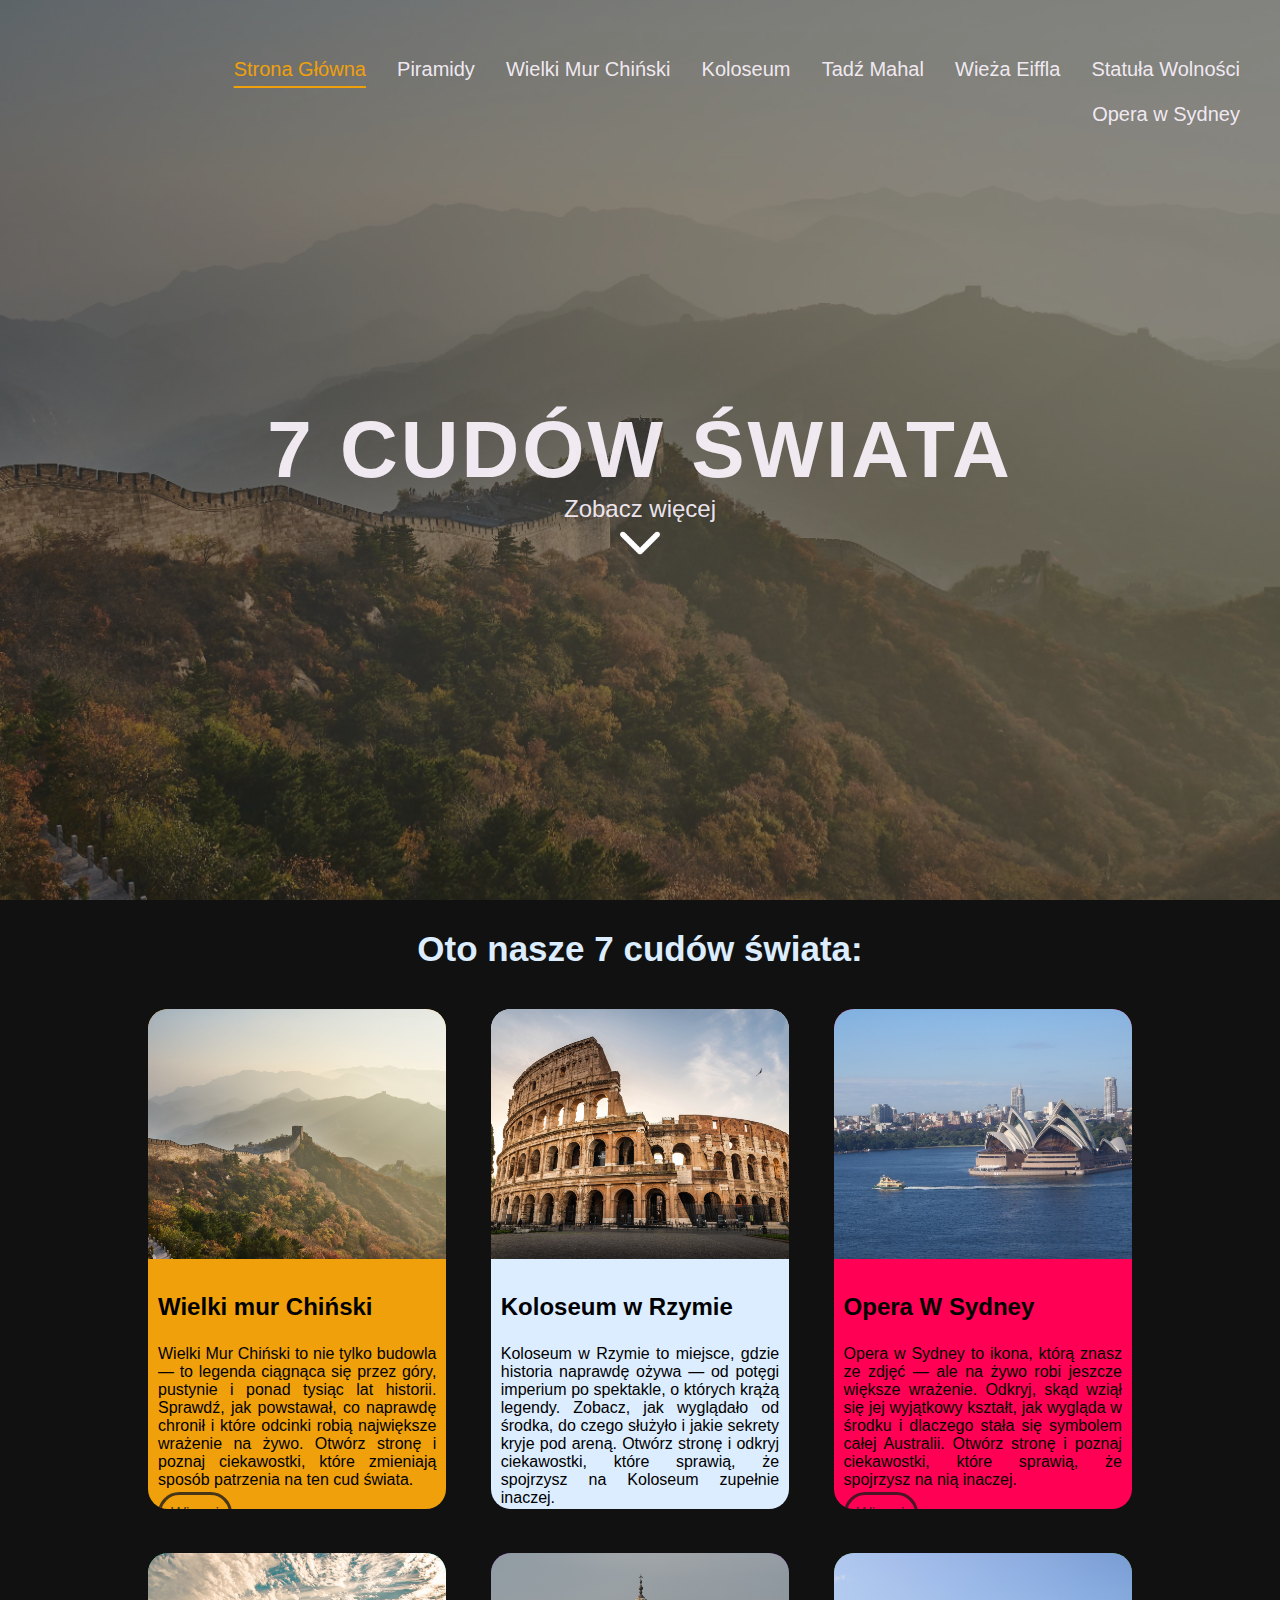
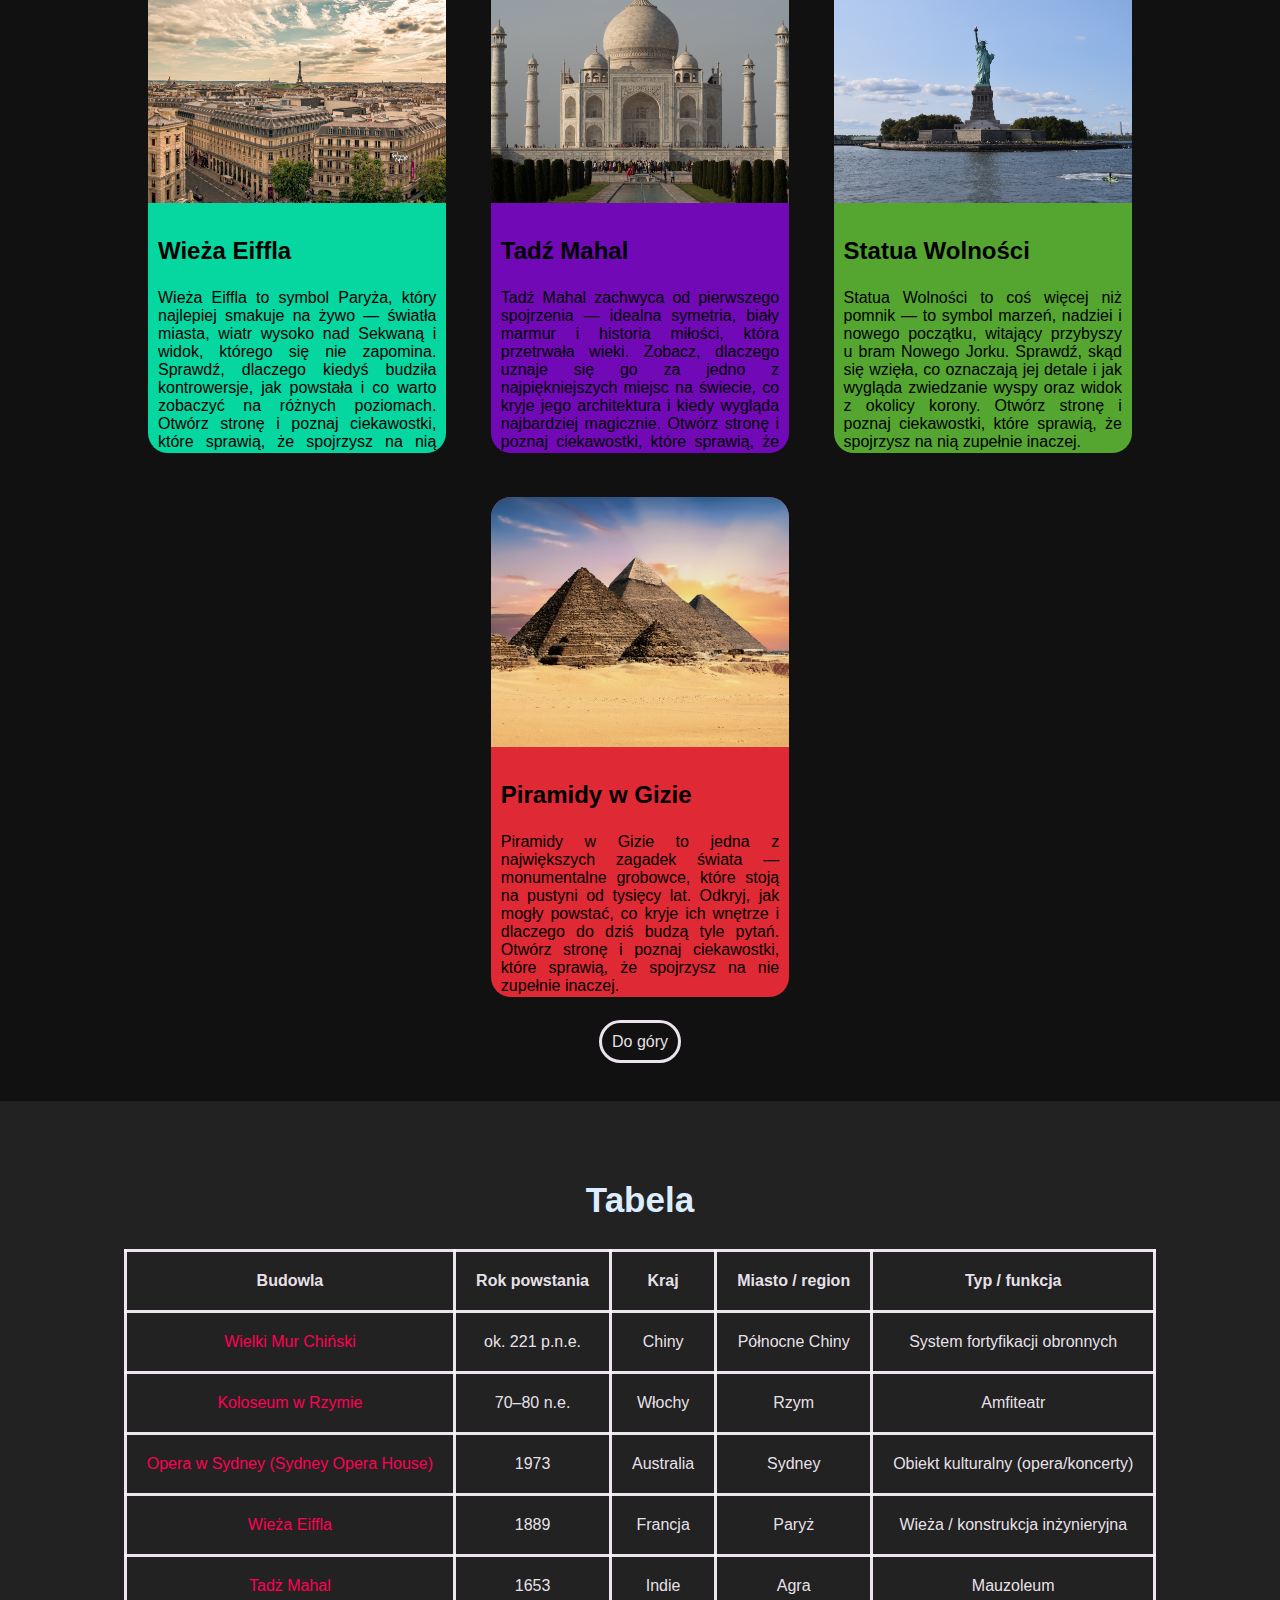
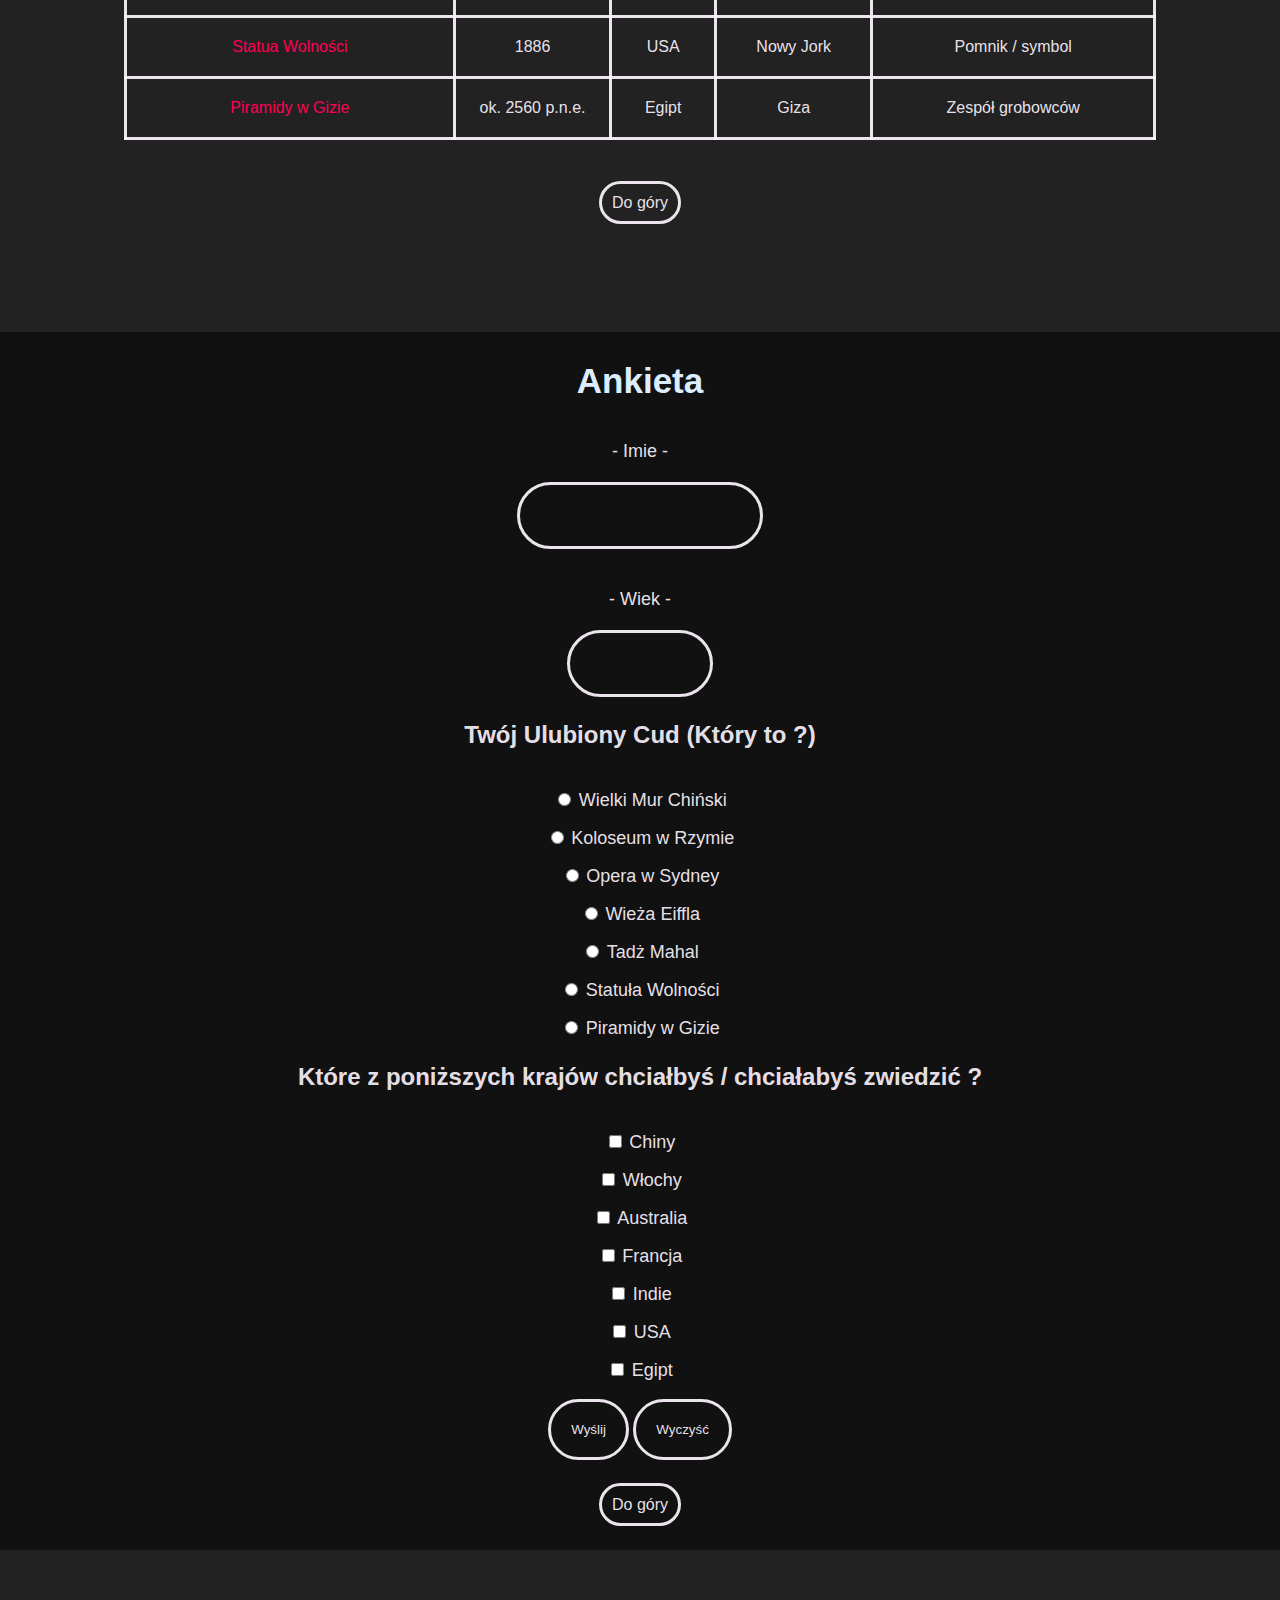
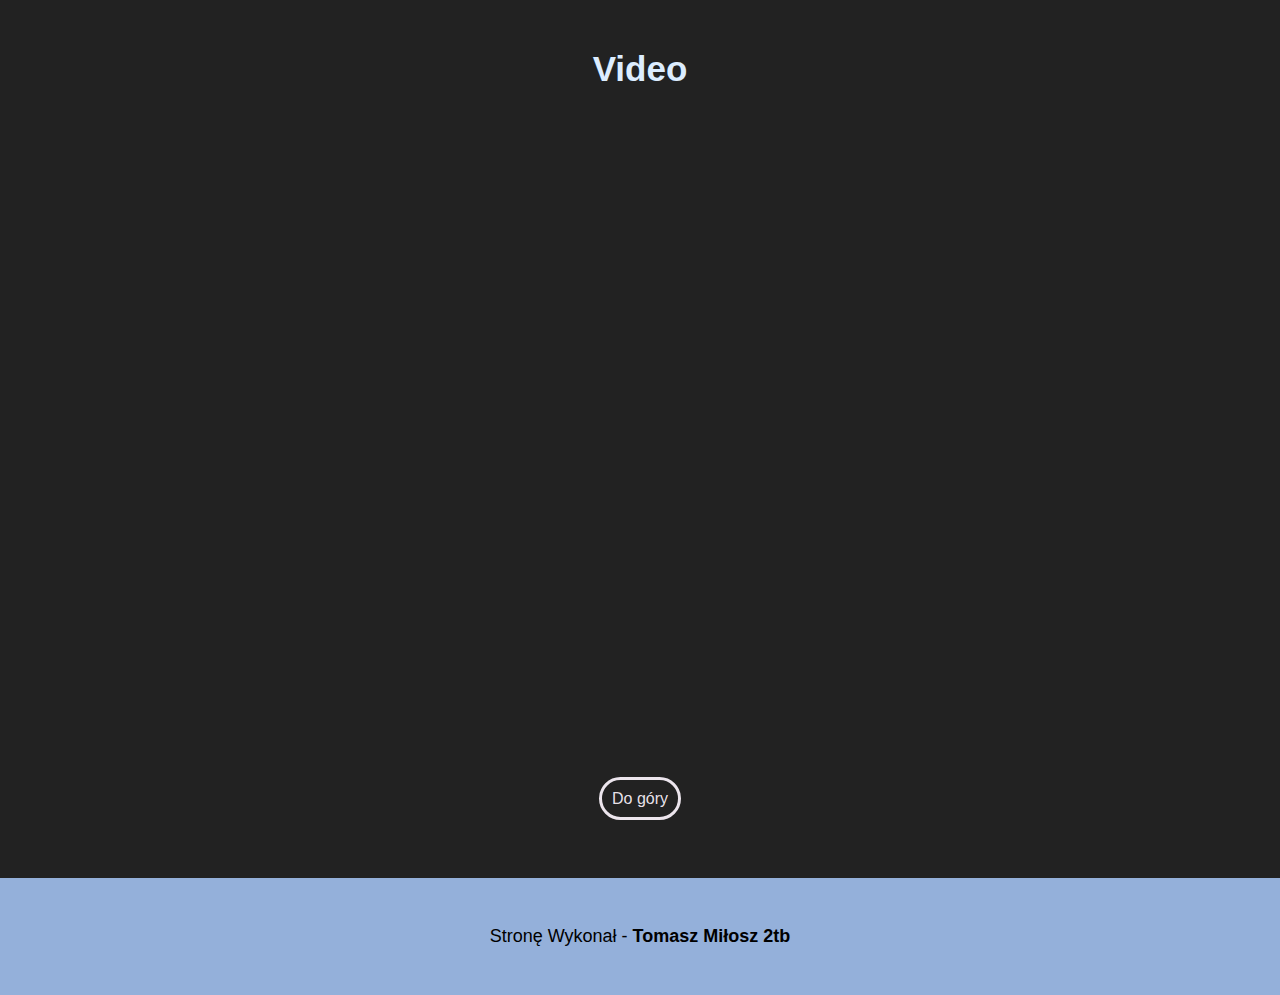
<file: index.html>
<!DOCTYPE html>
<html lang="pl">
<head>
    <meta charset="UTF-8">
    <meta name="viewport" content="width=device-width, initial-scale=1.0">
    <title>7 cudów świata | Strona główna</title>
    <link rel="stylesheet" href="style.css">
    <meta name="description" content="Poznaj 7 cudów świata: Piramidy w Gizie, Wielki Mur Chiński, Koloseum, Tadź Mahal, Wieżę Eiffla, Statuę Wolności i Operę w Sydney. Historia, ciekawostki, fakty.">
    <meta name="keywords" content="7 cudów świata, siedem cudów świata, cuda świata, zabytki świata, atrakcje turystyczne, historia, ciekawostki, Piramidy w Gizie, Wielka Piramida w Gizie, Egipt, Giza, Wielki Mur Chiński, Chiny, Koloseum, Rzym, Włochy, Tadź Mahal, Agra, Indie, Wieża Eiffla, Paryż, Francja, Statua Wolności, Nowy Jork, USA, Opera w Sydney, Sydney, Australia">
    <meta name="author" content="Tomasz Miłosz">
</head>
<body>
    <div id="background_div">
        <div id="dark_layer">
            <h1>7 cudów świata</h1>
            <header>
                <div id="logo"></div>
                <input type="checkbox" id="nav-toggle">
                <label for="nav-toggle" id="nav-toggle-label">&#9776;</label>
                <menu>
                    <li><a href="index.html" class="active">Strona Główna</a></li>
                    <li><a href="piramidy.html">Piramidy</a></li>
                    <li><a href="mur.html">Wielki Mur Chiński</a></li>
                    <li><a href="koloseum.html">Koloseum</a></li>
                    <li><a href="mahal.html">Tadź Mahal</a></li>
                    <li><a href="eiffla.html">Wieża Eiffla</a></li>
                    <li><a href="statula.html">Statuła Wolności</a></li>
                    <li><a href="opera.html">Opera w Sydney</a></li>
                </menu>
            </header>
            <div id="arrow_down">
                <a href="#main">Zobacz więcej</a>
                <div id="go_down"></div>
            </div>
        </div>
    </div>
    <main id="main">
        <h2 class="center">Oto nasze 7 cudów świata:</h2>
        <div class="cud_cont">
            <div class="cud" id="cud1">
                <div class="cud_img"></div>
                <div class="cud_desc">
                    <h3>Wielki mur Chiński</h3>
                    <p>Wielki Mur Chiński to nie tylko budowla — to legenda ciągnąca się przez góry, pustynie i ponad tysiąc lat historii. Sprawdź, jak powstawał, co naprawdę chronił i które odcinki robią największe wrażenie na żywo. Otwórz stronę i poznaj ciekawostki, które zmieniają sposób patrzenia na ten cud świata.</p>
                    <a href="mur.html" class="link_d">Więcej</a>
                </div>
            </div>
            <div class="cud" id="cud2">
                <div class="cud_img"></div>
                <div class="cud_desc">
                    <h3>Koloseum w Rzymie</h3>
                    <p>Koloseum w Rzymie to miejsce, gdzie historia naprawdę ożywa — od potęgi imperium po spektakle, o których krążą legendy. Zobacz, jak wyglądało od środka, do czego służyło i jakie sekrety kryje pod areną. Otwórz stronę i odkryj ciekawostki, które sprawią, że spojrzysz na Koloseum zupełnie inaczej.</p>
                    <a href="koloseum.html" class="link_d">Więcej</a>
                </div>
            </div>
            <div class="cud" id="cud3">
                <div class="cud_img"></div>
                <div class="cud_desc">
                    <h3>Opera W Sydney</h3>
                    <p>Opera w Sydney to ikona, którą znasz ze zdjęć — ale na żywo robi jeszcze większe wrażenie. Odkryj, skąd wziął się jej wyjątkowy kształt, jak wygląda w środku i dlaczego stała się symbolem całej Australii. Otwórz stronę i poznaj ciekawostki, które sprawią, że spojrzysz na nią inaczej.</p>
                    <a href="opera.html" class="link_d">Więcej</a>
                </div>
            </div>
        </div>
        <div class="cud_cont">
            <div class="cud" id="cud4">
                <div class="cud_img"></div>
                <div class="cud_desc">
                    <h3>Wieża Eiffla</h3>
                    <p>Wieża Eiffla to symbol Paryża, który najlepiej smakuje na żywo — światła miasta, wiatr wysoko nad Sekwaną i widok, którego się nie zapomina. Sprawdź, dlaczego kiedyś budziła kontrowersje, jak powstała i co warto zobaczyć na różnych poziomach. Otwórz stronę i poznaj ciekawostki, które sprawią, że spojrzysz na nią zupełnie inaczej.</p>
                    <a href="eiffla.html" class="link_d">Więcej</a>
                </div>
            </div>
            <div class="cud" id="cud5">
                <div class="cud_img"></div>
                <div class="cud_desc">
                    <h3>Tadź Mahal</h3>
                    <p>Tadź Mahal zachwyca od pierwszego spojrzenia — idealna symetria, biały marmur i historia miłości, która przetrwała wieki. Zobacz, dlaczego uznaje się go za jedno z najpiękniejszych miejsc na świecie, co kryje jego architektura i kiedy wygląda najbardziej magicznie. Otwórz stronę i poznaj ciekawostki, które sprawią, że spojrzysz na Tadź Mahal zupełnie inaczej.</p>
                    <a href="mahal.html" class="link_d">Więcej</a>
                </div>
            </div>
            <div class="cud" id="cud6">
                <div class="cud_img"></div>
                <div class="cud_desc">
                    <h3>Statua Wolności</h3>
                    <p>Statua Wolności to coś więcej niż pomnik — to symbol marzeń, nadziei i nowego początku, witający przybyszy u bram Nowego Jorku. Sprawdź, skąd się wzięła, co oznaczają jej detale i jak wygląda zwiedzanie wyspy oraz widok z okolicy korony. Otwórz stronę i poznaj ciekawostki, które sprawią, że spojrzysz na nią zupełnie inaczej.</p>
                    <a href="statula.html" class="link_d">Więcej</a>
                </div>
            </div>
        </div>
        <div class="cud_cont">
            <div class="cud" id="cud7">
                <div class="cud_img"></div>
                <div class="cud_desc">
                    <h3>Piramidy w Gizie</h3>
                    <p>Piramidy w Gizie to jedna z największych zagadek świata — monumentalne grobowce, które stoją na pustyni od tysięcy lat. Odkryj, jak mogły powstać, co kryje ich wnętrze i dlaczego do dziś budzą tyle pytań. Otwórz stronę i poznaj ciekawostki, które sprawią, że spojrzysz na nie zupełnie inaczej.</p>
                    <a href="piramidy.html" class="link_d">Więcej</a>
                </div>
            </div>
        </div>
        <br>
        <br>
        <div class="center">
            <a href="#dark_layer" class="link center">Do góry</a>
        </div>
        <section id="section2">
            <h2 class="center">Tabela</h2>
            <table>
                <thead>
                    <tr>
                        <th>Budowla</th>
                        <th>Rok powstania</th>
                        <th>Kraj</th>
                        <th>Miasto / region</th>
                        <th>Typ / funkcja</th>
                    </tr>
                </thead>
                <tbody>
                    <tr>
                        <td class="cud_table">Wielki Mur Chiński</td>
                        <td>ok. 221 p.n.e.</td>
                        <td>Chiny</td>
                        <td>Północne Chiny</td>
                        <td>System fortyfikacji obronnych</td>
                    </tr>
                    <tr>
                        <td class="cud_table">Koloseum w Rzymie</td>
                        <td>70–80 n.e.</td>
                        <td>Włochy</td>
                        <td>Rzym</td>
                        <td>Amfiteatr</td>
                    </tr>
                    <tr>
                        <td class="cud_table">Opera w Sydney (Sydney Opera House)</td>
                        <td>1973</td>
                        <td>Australia</td>
                        <td>Sydney</td>
                        <td>Obiekt kulturalny (opera/koncerty)</td>
                    </tr>
                    <tr>
                        <td class="cud_table">Wieża Eiffla</td>
                        <td>1889</td>
                        <td>Francja</td>
                        <td>Paryż</td>
                        <td>Wieża / konstrukcja inżynieryjna</td>
                    </tr>
                    <tr>
                        <td class="cud_table">Tadż Mahal</td>
                        <td>1653</td>
                        <td>Indie</td>
                        <td>Agra</td>
                        <td>Mauzoleum</td>
                    </tr>
                    <tr>
                        <td class="cud_table">Statua Wolności</td>
                        <td>1886</td>
                        <td>USA</td>
                        <td>Nowy Jork</td>
                        <td>Pomnik / symbol</td>
                    </tr>
                    <tr>
                        <td class="cud_table">Piramidy w Gizie</td>
                        <td>ok. 2560 p.n.e.</td>
                        <td>Egipt</td>
                        <td>Giza</td>
                        <td>Zespół grobowców</td>
                    </tr>
                </tbody>
            </table>
            <br>
            <br>
            <br>
            <div class="center">
                <a href="#dark_layer" class="link center">Do góry</a>
            </div>
        </section>
        <section id="section3">
            <form action="index.html" method="post">
                <h2>Ankieta</h2>
                <label for="input_name" class="upper">- Imie -</label>
                <input type="text" name="name" id="input_name">
                <label for="input_age" class="upper">- Wiek -</label>
                <input type="number" name="age" id="input_age" min="0" max="150">
                <h3>Twój Ulubiony Cud (Który to ?)</h3>
                <input type="radio" name="cud" id="mur" value="mur">
                <label for="mur">Wielki Mur Chiński</label>
                <br>
                <input type="radio" name="cud" id="koloseum" value="koloseum">
                <label for="koloseum">Koloseum w Rzymie</label>
                <br>      
                <input type="radio" name="cud" id="opera" value="opera">
                <label for="opera">Opera w Sydney</label>
                <br>
                <input type="radio" name="cud" id="eiffla" value="eiffla">
                <label for="eiffla">Wieża Eiffla</label>
                <br>
                <input type="radio" name="cud" id="mahal" value="mahal">
                <label for="mahal">Tadż Mahal</label>
                <br>
                <input type="radio" name="cud" id="statula" value="statula">
                <label for="statula">Statuła Wolności</label>
                <br>
                <input type="radio" name="cud" id="piramidy" value="piramidy">
                <label for="piramidy">Piramidy w Gizie</label>
                <h3>Które z poniższych krajów chciałbyś / chciałabyś zwiedzić ?</h3>
                <input type="checkbox" name="kraj" id="chiny" value="chiny">
                <label for="chiny">Chiny</label>
                <br>
                <input type="checkbox" name="kraj" id="wlochy" value="wlochy">
                <label for="wlochy">Włochy</label>
                <br>
                <input type="checkbox" name="kraj" id="australia" value="australia">
                <label for="australia">Australia</label>
                <br>
                <input type="checkbox" name="kraj" id="francja" value="francja">
                <label for="francja">Francja</label>
                <br>
                <input type="checkbox" name="kraj" id="indie" value="indie">
                <label for="indie">Indie</label>
                <br>
                <input type="checkbox" name="kraj" id="usa" value="usa">
                <label for="usa">USA</label>
                <br>
                <input type="checkbox" name="kraj" id="egipt" value="egipt">
                <label for="egipt">Egipt</label>
                <br>
                <br>
                <input type="submit" value="Wyślij">
                <input type="reset" value="Wyczyść">
            </form>
        </section>
        <br>
        <br>
        <div class="center">
                <a href="#dark_layer" class="link center">Do góry</a>
        </div>
        <br>
        <br>
        <section class="video">
            <h2 class="center">Video</h2>
            <br>
            <br>
            <iframe src="https://www.youtube.com/embed/pYxjv_jO_rg?si=LwANd91cdyYYz-9U" title="YouTube video player" frameborder="0" allow="accelerometer; autoplay; clipboard-write; encrypted-media; gyroscope; picture-in-picture; web-share" referrerpolicy="strict-origin-when-cross-origin" allowfullscreen></iframe>
            <br>
            <br>
            <div class="center">
                <a href="#dark_layer" class="link center">Do góry</a>
            </div>
        </section>
    </main>
    <footer>
        <p>Stronę Wykonał - <b>Tomasz Miłosz 2tb</b></p>
    </footer>
</body>
</html>
</file>
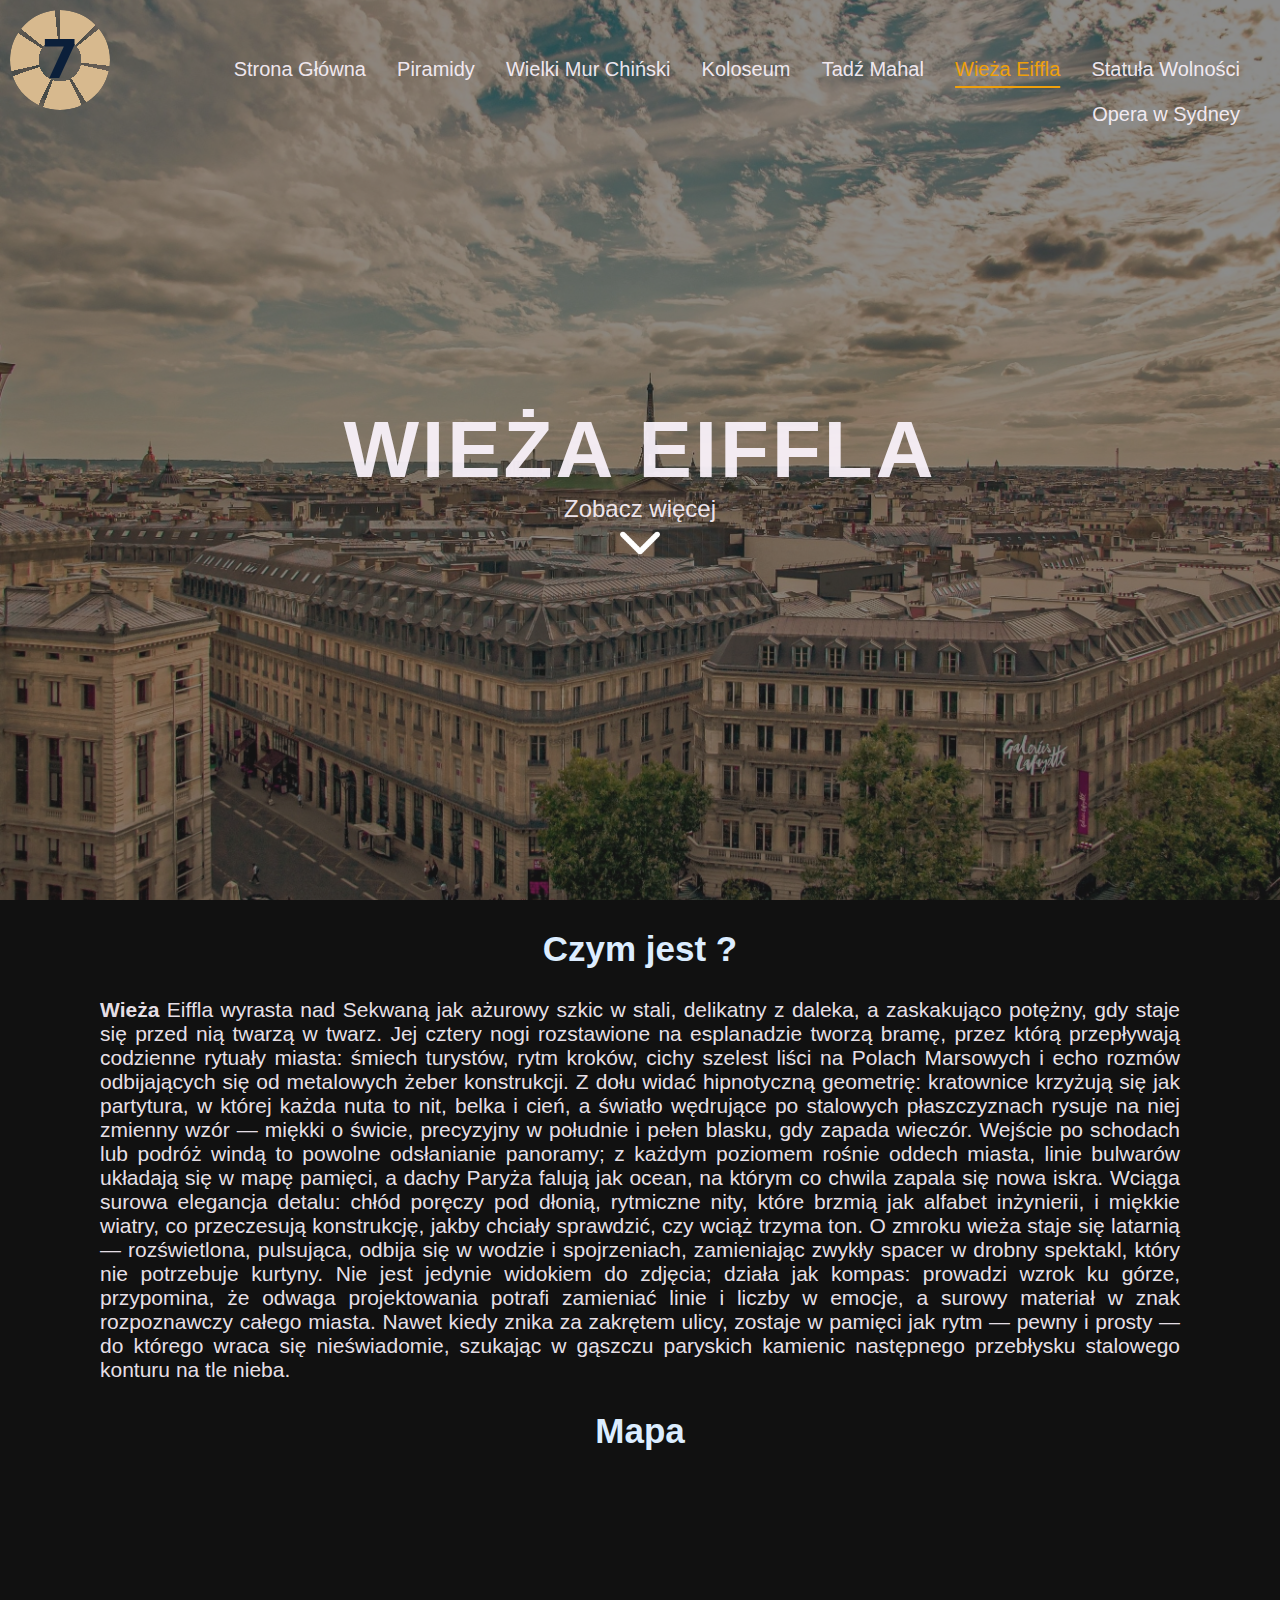
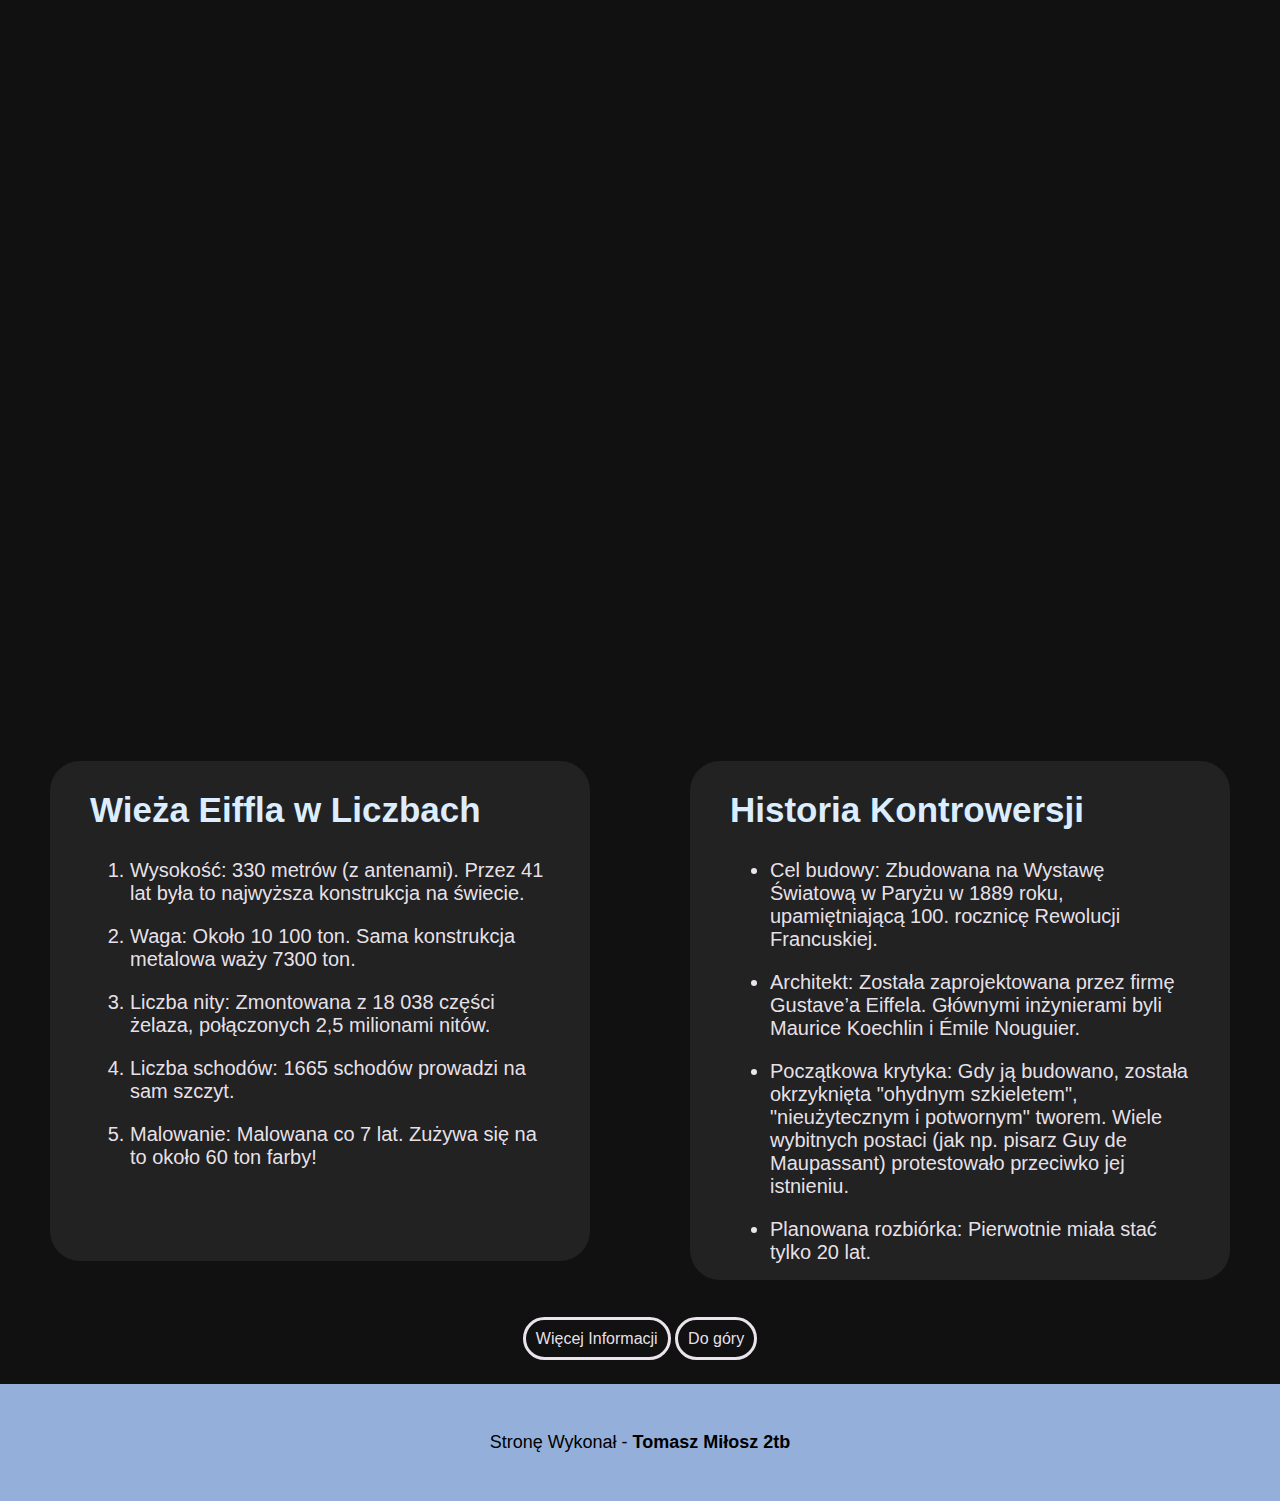
<file: eiffla.html>
<!DOCTYPE html>
<html lang="pl">
<head>
    <meta charset="UTF-8">
    <meta name="viewport" content="width=device-width, initial-scale=1.0">
    <title>7 cudów świata | Wieża Eiffla</title>
    <link rel="stylesheet" href="style.css">
    <meta name="description" content="Poznaj 7 cudów świata: Piramidy w Gizie, Wielki Mur Chiński, Koloseum, Tadź Mahal, Wieżę Eiffla, Statuę Wolności i Operę w Sydney. Historia, ciekawostki, fakty.">
    <meta name="keywords" content="7 cudów świata, siedem cudów świata, cuda świata, zabytki świata, atrakcje turystyczne, historia, ciekawostki, Piramidy w Gizie, Wielka Piramida w Gizie, Egipt, Giza, Wielki Mur Chiński, Chiny, Koloseum, Rzym, Włochy, Tadź Mahal, Agra, Indie, Wieża Eiffla, Paryż, Francja, Statua Wolności, Nowy Jork, USA, Opera w Sydney, Sydney, Australia">
    <meta name="author" content="Tomasz Miłosz">
</head>
<body>
    <div id="eiffla_bck">
        <div id="dark_layer">
            <h1>Wieża Eiffla</h1>
            <header>
                <div id="logo" aria-label="7 Cudów Świata">
                    <span class="ring" aria-hidden="true"></span>
                    <span class="digit">7</span>
                </div>
                <input type="checkbox" id="nav-toggle">
                <label for="nav-toggle" id="nav-toggle-label">&#9776;</label>
                <menu>
                    <li><a href="index.html">Strona Główna</a></li>
                    <li><a href="piramidy.html">Piramidy</a></li>
                    <li><a href="mur.html">Wielki Mur Chiński</a></li>
                    <li><a href="koloseum.html">Koloseum</a></li>
                    <li><a href="mahal.html">Tadź Mahal</a></li>
                    <li><a href="eiffla.html" class="active">Wieża Eiffla</a></li>
                    <li><a href="statula.html">Statuła Wolności</a></li>
                    <li><a href="opera.html">Opera w Sydney</a></li>
                </menu>
            </header>
            <div id="arrow_down">
                <a href="#main">Zobacz więcej</a>
                <div id="go_down"></div>
            </div>
        </div>
    </div>
    <main class="cudo" id="main">
        <article id="cudo_desc">
            <h2 class="center">Czym jest ?</h2>
            <p><strong>Wieża</strong> Eiffla wyrasta nad Sekwaną jak ażurowy szkic w stali, delikatny z daleka, a zaskakująco potężny, gdy staje się przed nią twarzą w twarz. Jej cztery nogi rozstawione na esplanadzie tworzą bramę, przez którą przepływają codzienne rytuały miasta: śmiech turystów, rytm kroków, cichy szelest liści na Polach Marsowych i echo rozmów odbijających się od metalowych żeber konstrukcji. Z dołu widać hipnotyczną geometrię: kratownice krzyżują się jak partytura, w której każda nuta to nit, belka i cień, a światło wędrujące po stalowych płaszczyznach rysuje na niej zmienny wzór — miękki o świcie, precyzyjny w południe i pełen blasku, gdy zapada wieczór. Wejście po schodach lub podróż windą to powolne odsłanianie panoramy; z każdym poziomem rośnie oddech miasta, linie bulwarów układają się w mapę pamięci, a dachy Paryża falują jak ocean, na którym co chwila zapala się nowa iskra. Wciąga surowa elegancja detalu: chłód poręczy pod dłonią, rytmiczne nity, które brzmią jak alfabet inżynierii, i miękkie wiatry, co przeczesują konstrukcję, jakby chciały sprawdzić, czy wciąż trzyma ton. O zmroku wieża staje się latarnią — rozświetlona, pulsująca, odbija się w wodzie i spojrzeniach, zamieniając zwykły spacer w drobny spektakl, który nie potrzebuje kurtyny. Nie jest jedynie widokiem do zdjęcia; działa jak kompas: prowadzi wzrok ku górze, przypomina, że odwaga projektowania potrafi zamieniać linie i liczby w emocje, a surowy materiał w znak rozpoznawczy całego miasta. Nawet kiedy znika za zakrętem ulicy, zostaje w pamięci jak rytm — pewny i prosty — do którego wraca się nieświadomie, szukając w gąszczu paryskich kamienic następnego przebłysku stalowego konturu na tle nieba.</p>
        </article>
        <section class="map">
            <h2 class="center">Mapa</h2>
            <iframe src="https://www.google.com/maps/embed?pb=!1m18!1m12!1m3!1d3479.481087735601!2d2.2919063772011166!3d48.85837007133221!2m3!1f0!2f0!3f0!3m2!1i1024!2i768!4f13.1!3m3!1m2!1s0x47e66e2964e34e2d%3A0x8ddca9ee380ef7e0!2sWie%C5%BCa%20Eiffla!5e1!3m2!1spl!2spl!4v1765718095891!5m2!1spl!2spl" style="border:0;" allowfullscreen="" loading="lazy" referrerpolicy="no-referrer-when-downgrade"></iframe>
        </section>
        <section class="list">
            <div class="lista">
                <h2>Wieża Eiffla w Liczbach</h2>
                <ol>
                    <li>Wysokość: 330 metrów (z antenami). Przez 41 lat była to najwyższa konstrukcja na świecie.</li>
                    <li>Waga: Około 10 100 ton. Sama konstrukcja metalowa waży 7300 ton.</li>
                    <li>Liczba nity: Zmontowana z 18 038 części żelaza, połączonych 2,5 milionami nitów.</li>
                    <li>Liczba schodów: 1665 schodów prowadzi na sam szczyt.</li>
                    <li>Malowanie: Malowana co 7 lat. Zużywa się na to około 60 ton farby!</li>
                </ol>
            </div>
            <div class="lista">
                <h2>Historia Kontrowersji</h2>
                <ul>
                    <li>Cel budowy: Zbudowana na Wystawę Światową w Paryżu w 1889 roku, upamiętniającą 100. rocznicę Rewolucji Francuskiej.</li>
                    <li>Architekt: Została zaprojektowana przez firmę Gustave’a Eiffela. Głównymi inżynierami byli Maurice Koechlin i Émile Nouguier.</li>
                    <li>Początkowa krytyka: Gdy ją budowano, została okrzyknięta "ohydnym szkieletem", "nieużytecznym i potwornym" tworem. Wiele wybitnych postaci (jak np. pisarz Guy de Maupassant) protestowało przeciwko jej istnieniu.</li>
                    <li>Planowana rozbiórka: Pierwotnie miała stać tylko 20 lat.</li>
                </ul>
            </div>
        </section>
        <div class="center">
            <a href="https://wszystkoconajwazniejsze.pl/pepites/jak-powstala-wieza-eiffla/" class="link" target="_blank">Więcej Informacji</a>
            <a href="#dark_layer" class="link center">Do góry</a>
        </div>
        <br>
        <br>
    </main>
    <footer>
        <p>Stronę Wykonał - <b>Tomasz Miłosz 2tb</b></p>
    </footer>
</body>
</html>
</file>
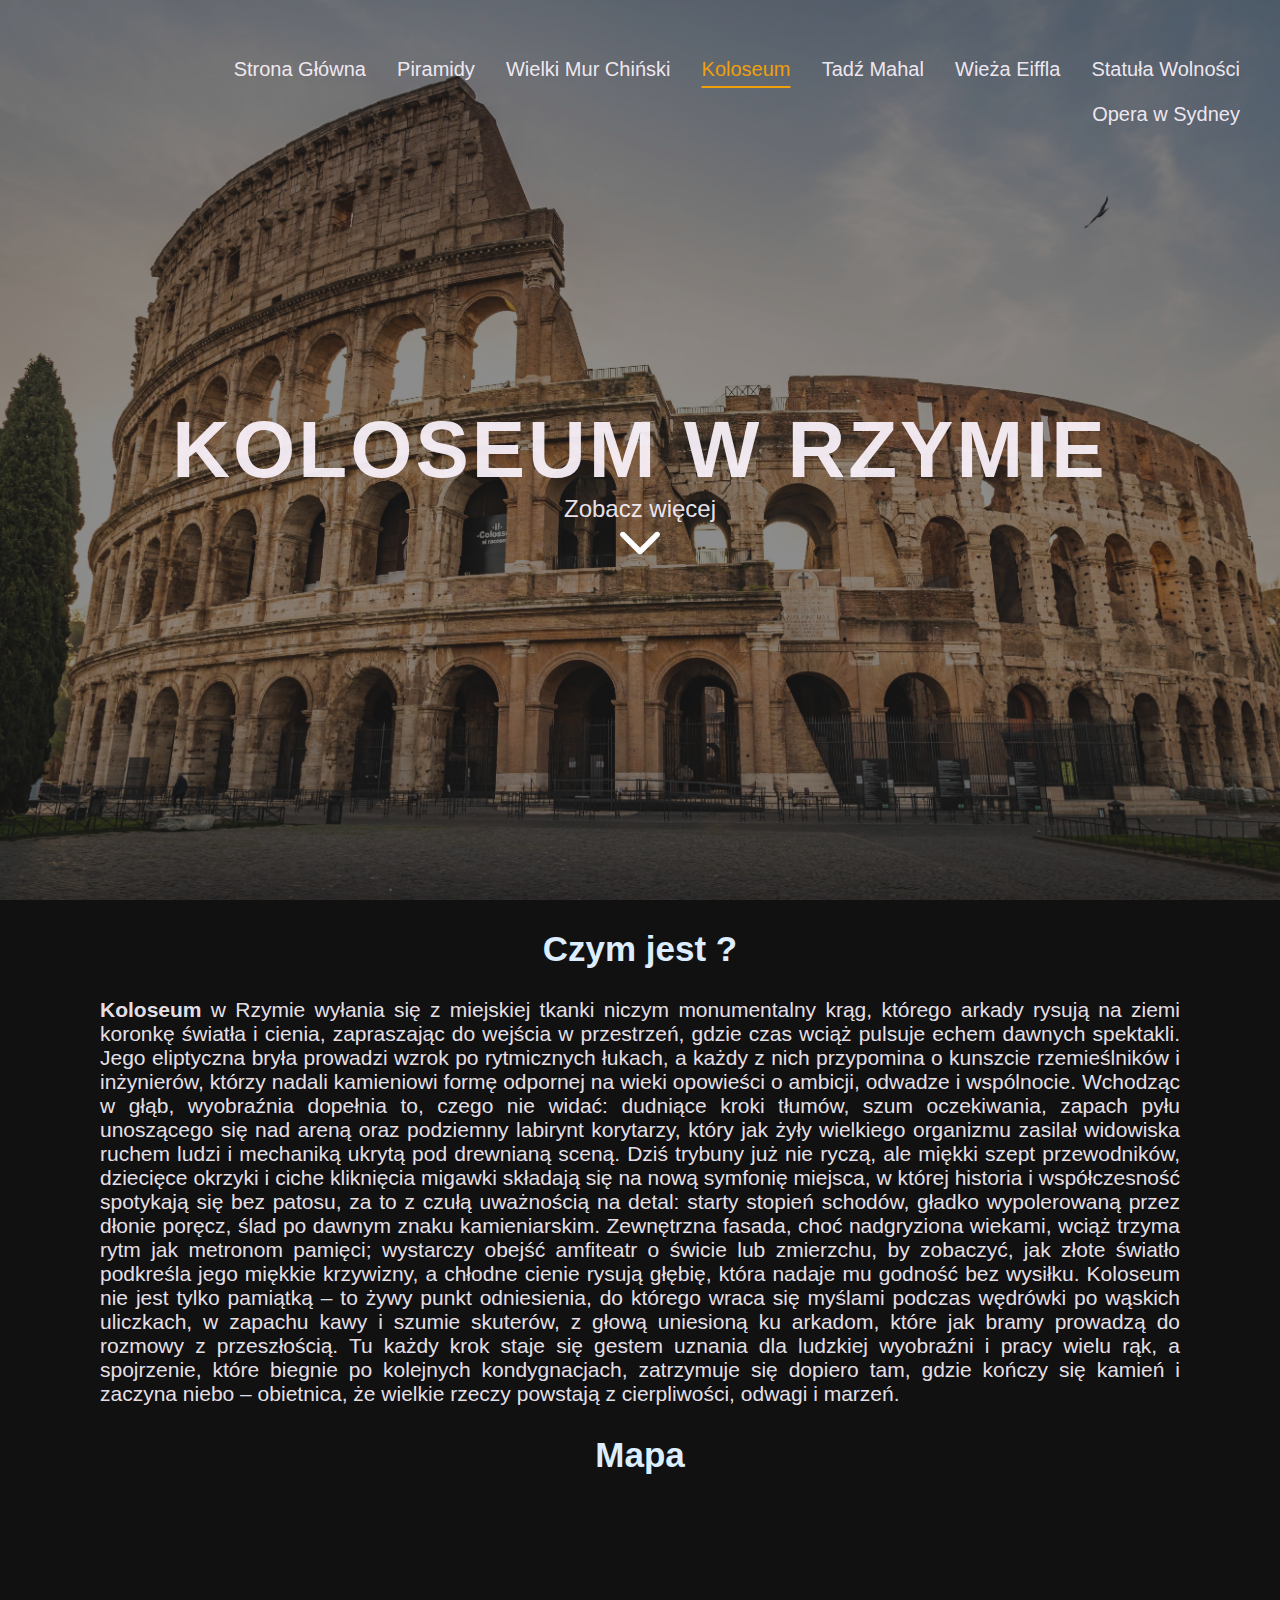
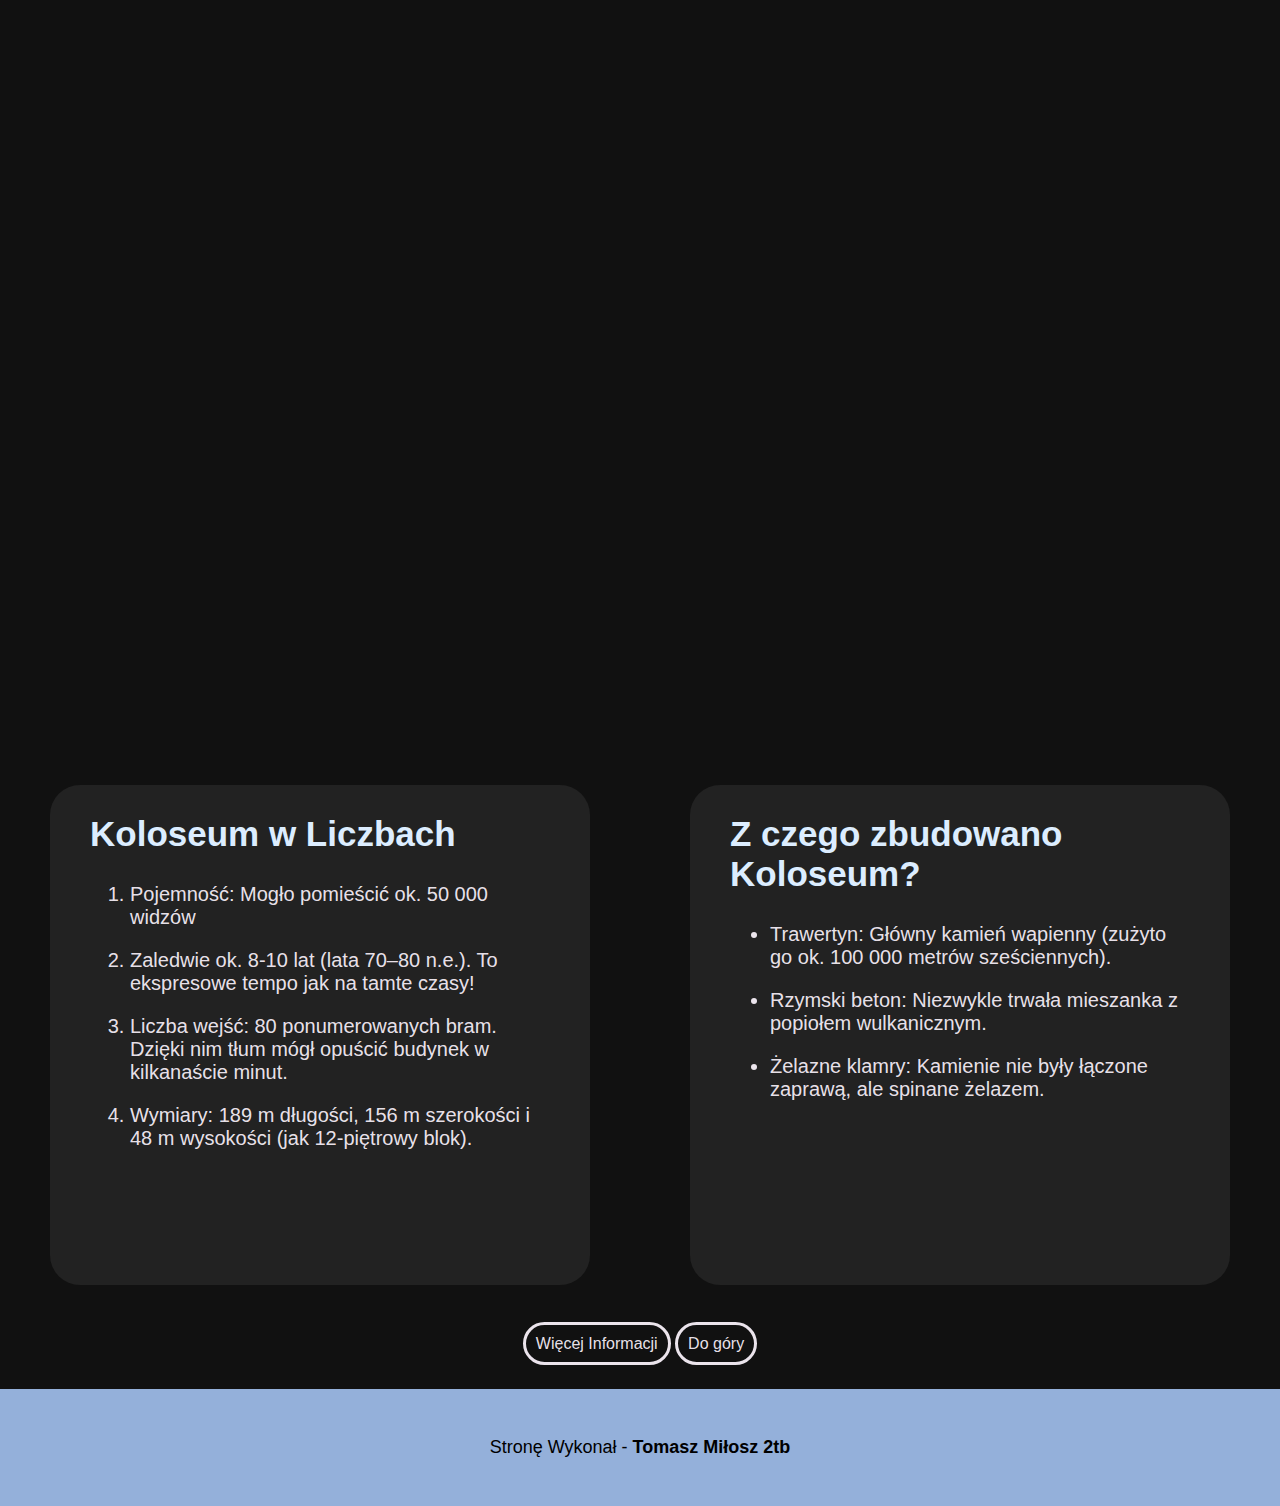
<file: koloseum.html>
<!DOCTYPE html>
<html lang="pl">
<head>
    <meta charset="UTF-8">
    <meta name="viewport" content="width=device-width, initial-scale=1.0">
    <title>7 cudów świata | Koloseum w Rzymie</title>
    <link rel="stylesheet" href="style.css">
    <meta name="description" content="Poznaj 7 cudów świata: Piramidy w Gizie, Wielki Mur Chiński, Koloseum, Tadź Mahal, Wieżę Eiffla, Statuę Wolności i Operę w Sydney. Historia, ciekawostki, fakty.">
    <meta name="keywords" content="7 cudów świata, siedem cudów świata, cuda świata, zabytki świata, atrakcje turystyczne, historia, ciekawostki, Piramidy w Gizie, Wielka Piramida w Gizie, Egipt, Giza, Wielki Mur Chiński, Chiny, Koloseum, Rzym, Włochy, Tadź Mahal, Agra, Indie, Wieża Eiffla, Paryż, Francja, Statua Wolności, Nowy Jork, USA, Opera w Sydney, Sydney, Australia">
    <meta name="author" content="Tomasz Miłosz">
</head>
<body>
    <div id="koloseum_bck">
        <div id="dark_layer">
            <h1>Koloseum w Rzymie</h1>
            <header>
                <div id="logo"></div>
                <input type="checkbox" id="nav-toggle">
                <label for="nav-toggle" id="nav-toggle-label">&#9776;</label>
                <menu>
                    <li><a href="index.html">Strona Główna</a></li>
                    <li><a href="piramidy.html">Piramidy</a></li>
                    <li><a href="mur.html">Wielki Mur Chiński</a></li>
                    <li><a href="koloseum.html" class="active">Koloseum</a></li>
                    <li><a href="mahal.html">Tadź Mahal</a></li>
                    <li><a href="eiffla.html">Wieża Eiffla</a></li>
                    <li><a href="statula.html">Statuła Wolności</a></li>
                    <li><a href="opera.html">Opera w Sydney</a></li>
                </menu>
            </header>
            <div id="arrow_down">
                <a href="#main">Zobacz więcej</a>
                <div id="go_down"></div>
            </div>
        </div>
    </div>
    <main class="cudo" id="main">
        <article id="cudo_desc">
            <h2 class="center">Czym jest ?</h2>
            <p><strong>Koloseum</strong> w Rzymie wyłania się z miejskiej tkanki niczym monumentalny krąg, którego arkady rysują na ziemi koronkę światła i cienia, zapraszając do wejścia w przestrzeń, gdzie czas wciąż pulsuje echem dawnych spektakli. Jego eliptyczna bryła prowadzi wzrok po rytmicznych łukach, a każdy z nich przypomina o kunszcie rzemieślników i inżynierów, którzy nadali kamieniowi formę odpornej na wieki opowieści o ambicji, odwadze i wspólnocie. Wchodząc w głąb, wyobraźnia dopełnia to, czego nie widać: dudniące kroki tłumów, szum oczekiwania, zapach pyłu unoszącego się nad areną oraz podziemny labirynt korytarzy, który jak żyły wielkiego organizmu zasilał widowiska ruchem ludzi i mechaniką ukrytą pod drewnianą sceną. Dziś trybuny już nie ryczą, ale miękki szept przewodników, dziecięce okrzyki i ciche kliknięcia migawki składają się na nową symfonię miejsca, w której historia i współczesność spotykają się bez patosu, za to z czułą uważnością na detal: starty stopień schodów, gładko wypolerowaną przez dłonie poręcz, ślad po dawnym znaku kamieniarskim. Zewnętrzna fasada, choć nadgryziona wiekami, wciąż trzyma rytm jak metronom pamięci; wystarczy obejść amfiteatr o świcie lub zmierzchu, by zobaczyć, jak złote światło podkreśla jego miękkie krzywizny, a chłodne cienie rysują głębię, która nadaje mu godność bez wysiłku. Koloseum nie jest tylko pamiątką – to żywy punkt odniesienia, do którego wraca się myślami podczas wędrówki po wąskich uliczkach, w zapachu kawy i szumie skuterów, z głową uniesioną ku arkadom, które jak bramy prowadzą do rozmowy z przeszłością. Tu każdy krok staje się gestem uznania dla ludzkiej wyobraźni i pracy wielu rąk, a spojrzenie, które biegnie po kolejnych kondygnacjach, zatrzymuje się dopiero tam, gdzie kończy się kamień i zaczyna niebo – obietnica, że wielkie rzeczy powstają z cierpliwości, odwagi i marzeń.</p>
        </article>
        <section class="map">
            <h2 class="center">Mapa</h2>
            <iframe src="https://www.google.com/maps/embed?pb=!1m18!1m12!1m3!1d3936.9487650004908!2d12.490050672052753!3d41.89039266542904!2m3!1f0!2f0!3f0!3m2!1i1024!2i768!4f13.1!3m3!1m2!1s0x132f61b6532013ad%3A0x28f1c82e908503c4!2sKoloseum!5e1!3m2!1spl!2spl!4v1765716317795!5m2!1spl!2spl" style="border:0;" allowfullscreen="" loading="lazy" referrerpolicy="no-referrer-when-downgrade"></iframe>
        </section>
        <section class="list">
            <div class="lista">
                <h2>Koloseum w Liczbach</h2>
                <ol>
                    <li>Pojemność: Mogło pomieścić ok. 50 000 widzów</li>
                    <li>Zaledwie ok. 8-10 lat (lata 70–80 n.e.). To ekspresowe tempo jak na tamte czasy!</li>
                    <li>Liczba wejść: 80 ponumerowanych bram. Dzięki nim tłum mógł opuścić budynek w kilkanaście minut.</li>
                    <li>Wymiary: 189 m długości, 156 m szerokości i 48 m wysokości (jak 12-piętrowy blok).</li>
                </ol>
            </div>
            <div class="lista">
                <h2>Z czego zbudowano Koloseum?</h2>
                <ul>
                    <li>Trawertyn: Główny kamień wapienny (zużyto go ok. 100 000 metrów sześciennych).</li>
                    <li>Rzymski beton: Niezwykle trwała mieszanka z popiołem wulkanicznym.</li>
                    <li>Żelazne klamry: Kamienie nie były łączone zaprawą, ale spinane żelazem.</li>
                </ul>
            </div>
        </section>
        <div class="center">
            <a href="https://imperiumromanum.pl/kultura/architektura-rzymska/budowle-rzymskie/koloseum/" class="link" target="_blank">Więcej Informacji</a>
            <a href="#dark_layer" class="link center">Do góry</a>
        </div>
        <br>
        <br>
    </main>
    <footer>
        <p>Stronę Wykonał - <b>Tomasz Miłosz 2tb</b></p>
    </footer>
</body>
</html>
</file>
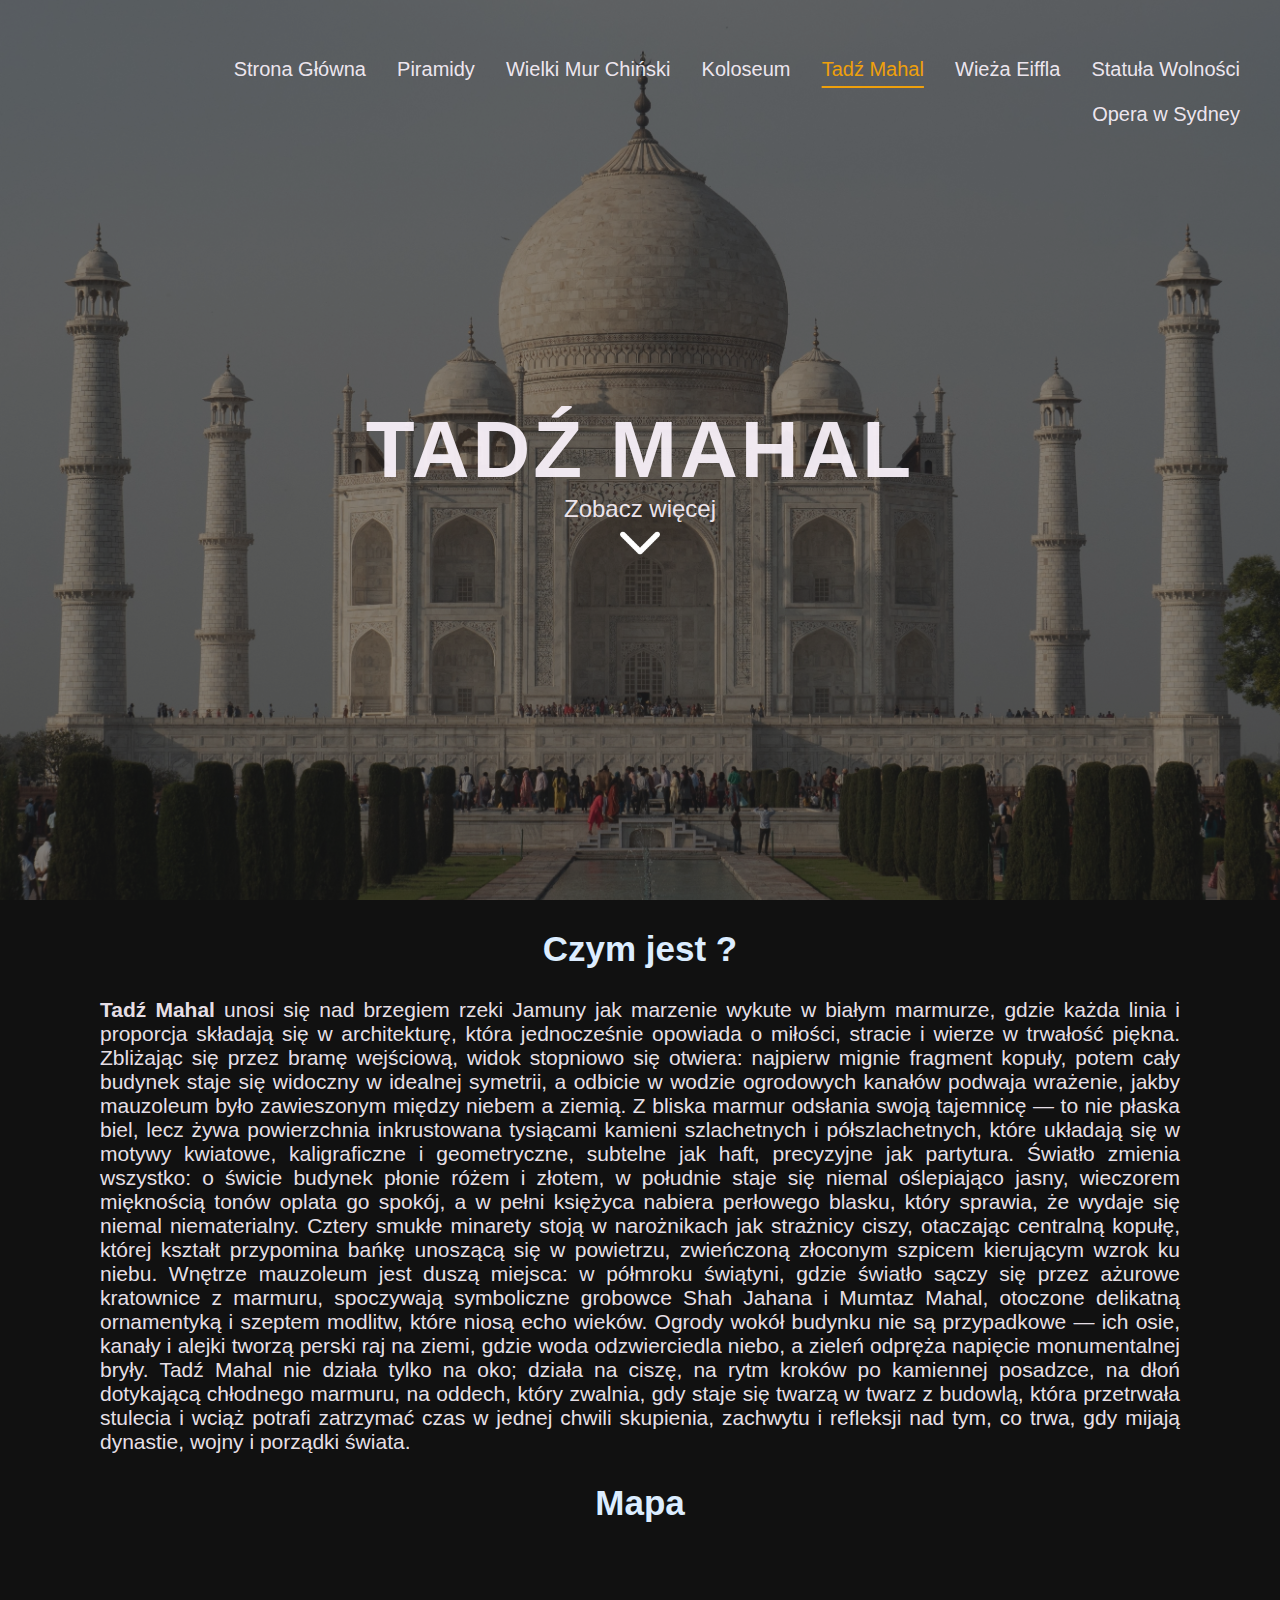
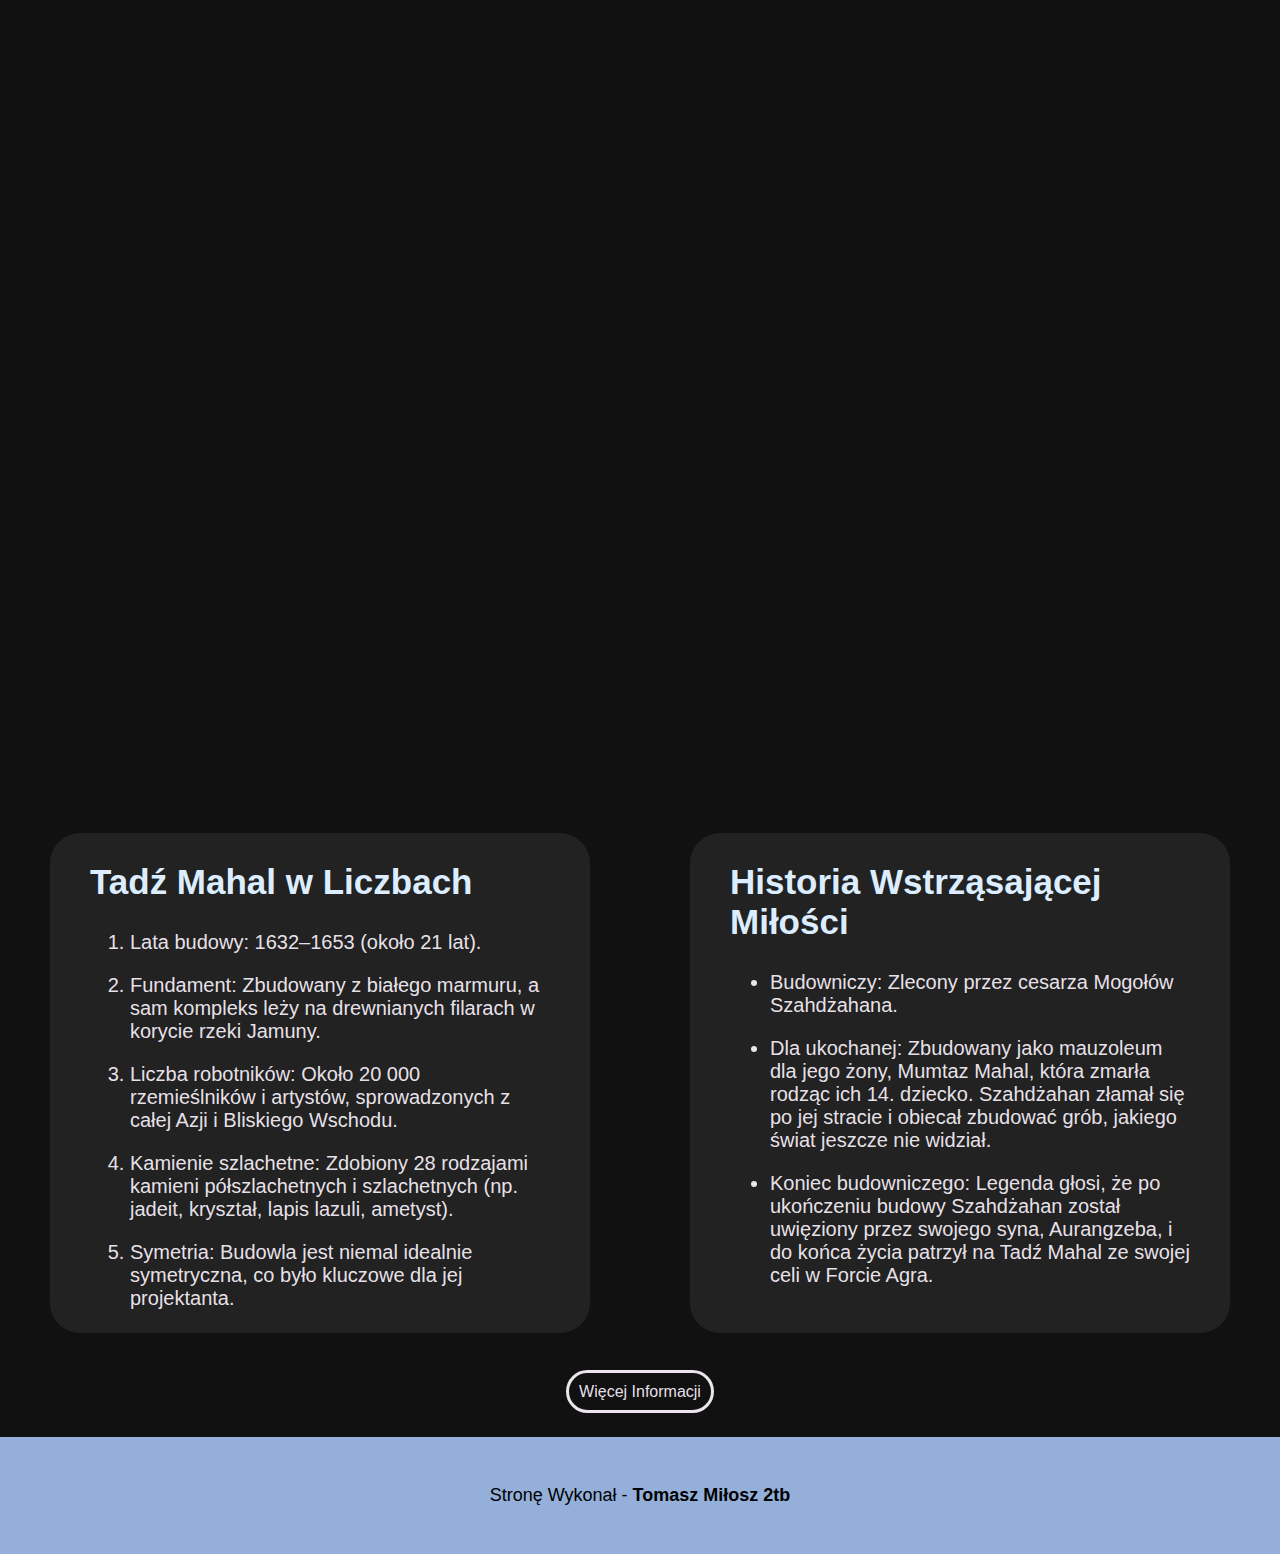
<file: mahal.html>
<!DOCTYPE html>
<html lang="pl">
<head>
    <meta charset="UTF-8">
    <meta name="viewport" content="width=device-width, initial-scale=1.0">
    <title>7 cudów świata | Tadź Mahal</title>
    <link rel="stylesheet" href="style.css">
    <meta name="description" content="Poznaj 7 cudów świata: Piramidy w Gizie, Wielki Mur Chiński, Koloseum, Tadź Mahal, Wieżę Eiffla, Statuę Wolności i Operę w Sydney. Historia, ciekawostki, fakty.">
    <meta name="keywords" content="7 cudów świata, siedem cudów świata, cuda świata, zabytki świata, atrakcje turystyczne, historia, ciekawostki, Piramidy w Gizie, Wielka Piramida w Gizie, Egipt, Giza, Wielki Mur Chiński, Chiny, Koloseum, Rzym, Włochy, Tadź Mahal, Agra, Indie, Wieża Eiffla, Paryż, Francja, Statua Wolności, Nowy Jork, USA, Opera w Sydney, Sydney, Australia">
    <meta name="author" content="Tomasz Miłosz">
</head>
<body>
    <div id="mahal_bck">
        <div id="dark_layer">
            <h1>Tadź Mahal</h1>
            <header>
                <div id="logo"></div>
                <input type="checkbox" id="nav-toggle">
                <label for="nav-toggle" id="nav-toggle-label">&#9776;</label>
                <menu>
                    <li><a href="index.html">Strona Główna</a></li>
                    <li><a href="piramidy.html">Piramidy</a></li>
                    <li><a href="mur.html">Wielki Mur Chiński</a></li>
                    <li><a href="koloseum.html">Koloseum</a></li>
                    <li><a href="mahal.html" class="active">Tadź Mahal</a></li>
                    <li><a href="eiffla.html" >Wieża Eiffla</a></li>
                    <li><a href="statula.html">Statuła Wolności</a></li>
                    <li><a href="opera.html">Opera w Sydney</a></li>
                </menu>
            </header>
            <div id="arrow_down">
                <a href="#main">Zobacz więcej</a>
                <div id="go_down"></div>
            </div>
        </div>
    </div>
    <main class="cudo">
        <article id="cudo_desc">
            <h2 class="center" id="main">Czym jest ?</h2>
            <p><strong>Tadź Mahal</strong> unosi się nad brzegiem rzeki Jamuny jak marzenie wykute w białym marmurze, gdzie każda linia i proporcja składają się w architekturę, która jednocześnie opowiada o miłości, stracie i wierze w trwałość piękna. Zbliżając się przez bramę wejściową, widok stopniowo się otwiera: najpierw mignie fragment kopuły, potem cały budynek staje się widoczny w idealnej symetrii, a odbicie w wodzie ogrodowych kanałów podwaja wrażenie, jakby mauzoleum było zawieszonym między niebem a ziemią. Z bliska marmur odsłania swoją tajemnicę — to nie płaska biel, lecz żywa powierzchnia inkrustowana tysiącami kamieni szlachetnych i półszlachetnych, które układają się w motywy kwiatowe, kaligraficzne i geometryczne, subtelne jak haft, precyzyjne jak partytura. Światło zmienia wszystko: o świcie budynek płonie różem i złotem, w południe staje się niemal oślepiająco jasny, wieczorem mięknością tonów oplata go spokój, a w pełni księżyca nabiera perłowego blasku, który sprawia, że wydaje się niemal niematerialny. Cztery smukłe minarety stoją w narożnikach jak strażnicy ciszy, otaczając centralną kopułę, której kształt przypomina bańkę unoszącą się w powietrzu, zwieńczoną złoconym szpicem kierującym wzrok ku niebu. Wnętrze mauzoleum jest duszą miejsca: w półmroku świątyni, gdzie światło sączy się przez ażurowe kratownice z marmuru, spoczywają symboliczne grobowce Shah Jahana i Mumtaz Mahal, otoczone delikatną ornamentyką i szeptem modlitw, które niosą echo wieków. Ogrody wokół budynku nie są przypadkowe — ich osie, kanały i alejki tworzą perski raj na ziemi, gdzie woda odzwierciedla niebo, a zieleń odpręża napięcie monumentalnej bryły. Tadź Mahal nie działa tylko na oko; działa na ciszę, na rytm kroków po kamiennej posadzce, na dłoń dotykającą chłodnego marmuru, na oddech, który zwalnia, gdy staje się twarzą w twarz z budowlą, która przetrwała stulecia i wciąż potrafi zatrzymać czas w jednej chwili skupienia, zachwytu i refleksji nad tym, co trwa, gdy mijają dynastie, wojny i porządki świata.</p>
        </article>
        <section class="map">
            <h2 class="center">Mapa</h2>
            <iframe src="https://www.google.com/maps/embed?pb=!1m18!1m12!1m3!1d4704.804380248289!2d78.03956727644476!3d27.17514477649161!2m3!1f0!2f0!3f0!3m2!1i1024!2i768!4f13.1!3m3!1m2!1s0x39747121d702ff6d%3A0xdd2ae4803f767dde!2sTad%C5%BA%20Mahal!5e1!3m2!1spl!2spl!4v1765718525156!5m2!1spl!2spl" style="border:0;" allowfullscreen="" loading="lazy" referrerpolicy="no-referrer-when-downgrade"></iframe>
        </section>
        <section class="list">
            <div class="lista">
                <h2>Tadź Mahal w Liczbach</h2>
                <ol>
                    <li>Lata budowy: 1632–1653 (około 21 lat).</li>
                    <li>Fundament: Zbudowany z białego marmuru, a sam kompleks leży na drewnianych filarach w korycie rzeki Jamuny.</li>
                    <li>Liczba robotników: Około 20 000 rzemieślników i artystów, sprowadzonych z całej Azji i Bliskiego Wschodu.</li>
                    <li>Kamienie szlachetne: Zdobiony 28 rodzajami kamieni półszlachetnych i szlachetnych (np. jadeit, kryształ, lapis lazuli, ametyst).</li>
                    <li>Symetria: Budowla jest niemal idealnie symetryczna, co było kluczowe dla jej projektanta.</li>
                </ol>
            </div>
            <div class="lista">
                <h2>Historia Wstrząsającej Miłości</h2>
                <ul>
                    <li>Budowniczy: Zlecony przez cesarza Mogołów Szahdżahana.</li>
                    <li>Dla ukochanej: Zbudowany jako mauzoleum dla jego żony, Mumtaz Mahal, która zmarła rodząc ich 14. dziecko. Szahdżahan złamał się po jej stracie i obiecał zbudować grób, jakiego świat jeszcze nie widział.</li>
                    <li>Koniec budowniczego: Legenda głosi, że po ukończeniu budowy Szahdżahan został uwięziony przez swojego syna, Aurangzeba, i do końca życia patrzył na Tadź Mahal ze swojej celi w Forcie Agra.</li>
                </ul>
            </div>
        </section>
        <div class="center">
            <a href="https://pl.khanacademy.org/humanities/ap-art-history/south-east-se-asia/india-art/a/the-taj-mahal" class="link" target="_blank">Więcej Informacji</a>
            
        </div>
        <br>
        <br>
    </main>
    <footer>
        <p>Stronę Wykonał - <b>Tomasz Miłosz 2tb</b></p>
    </footer>
</body>
</html>
</file>
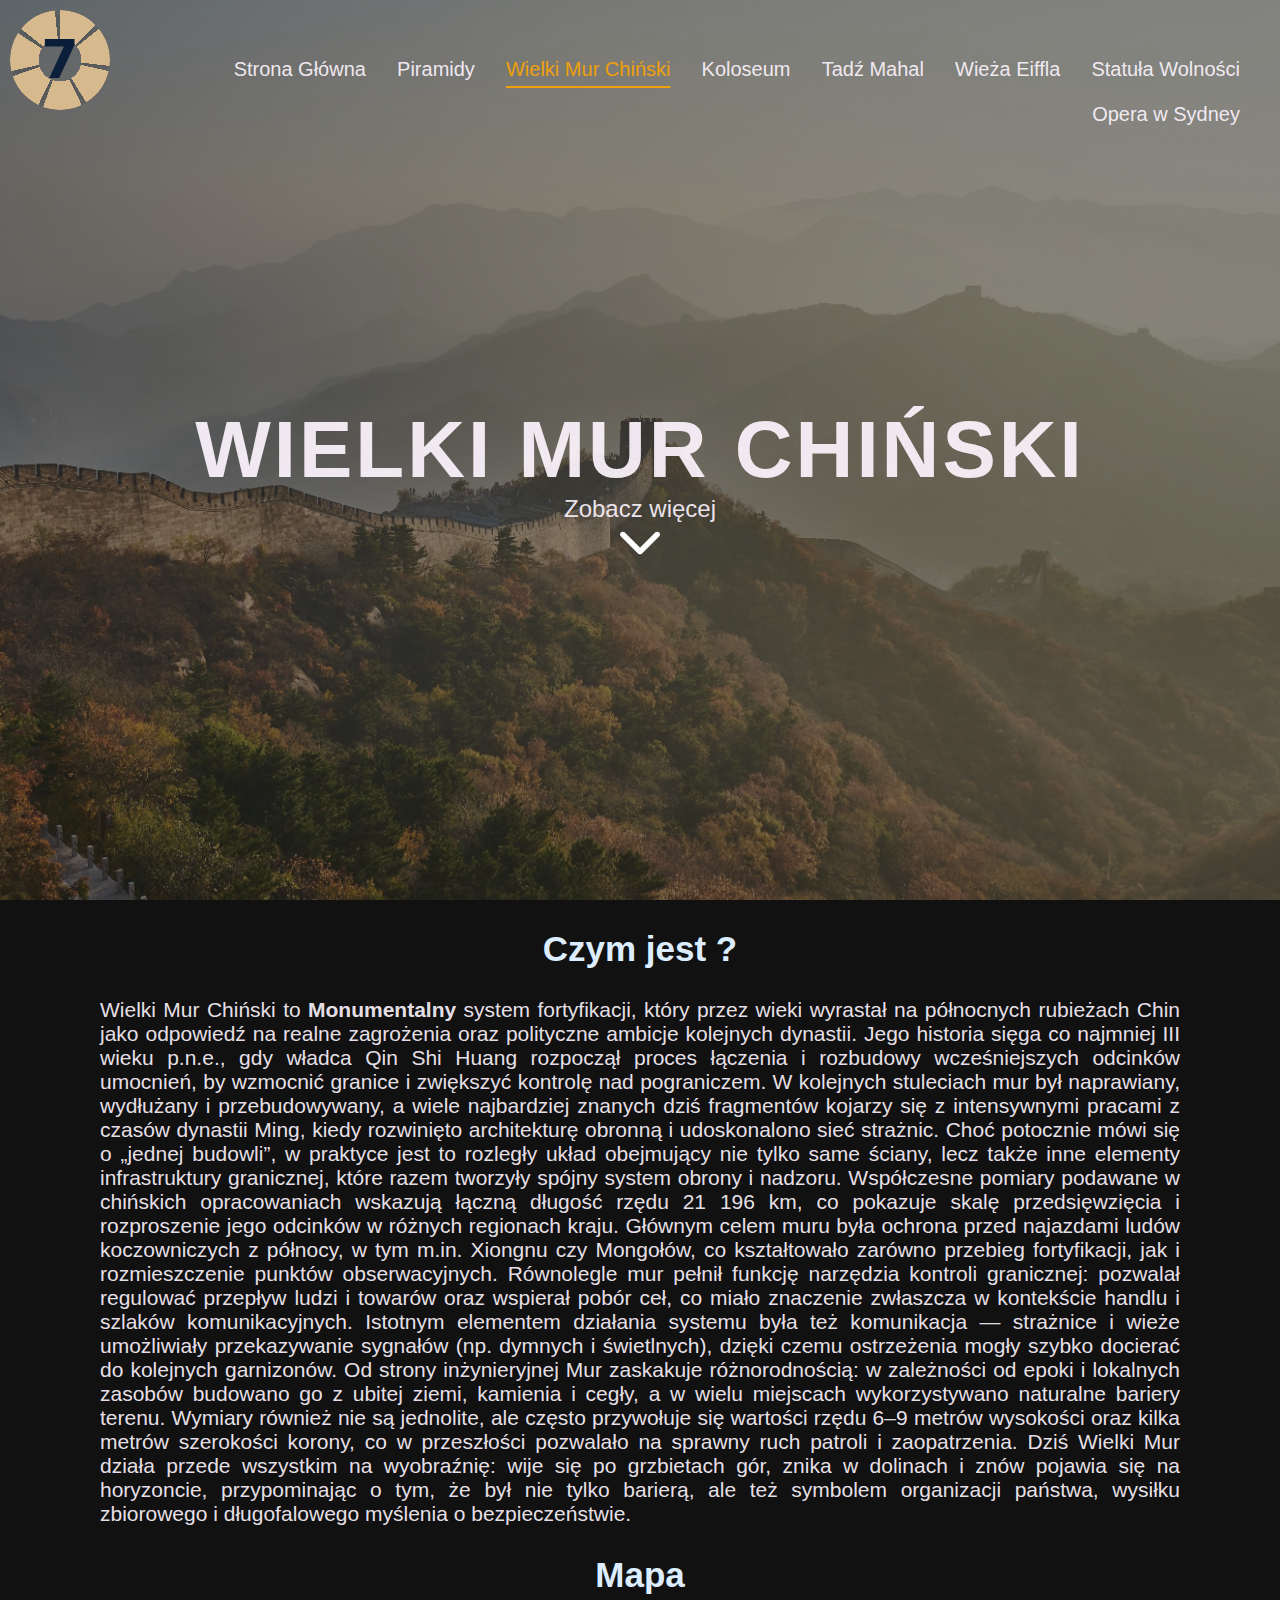
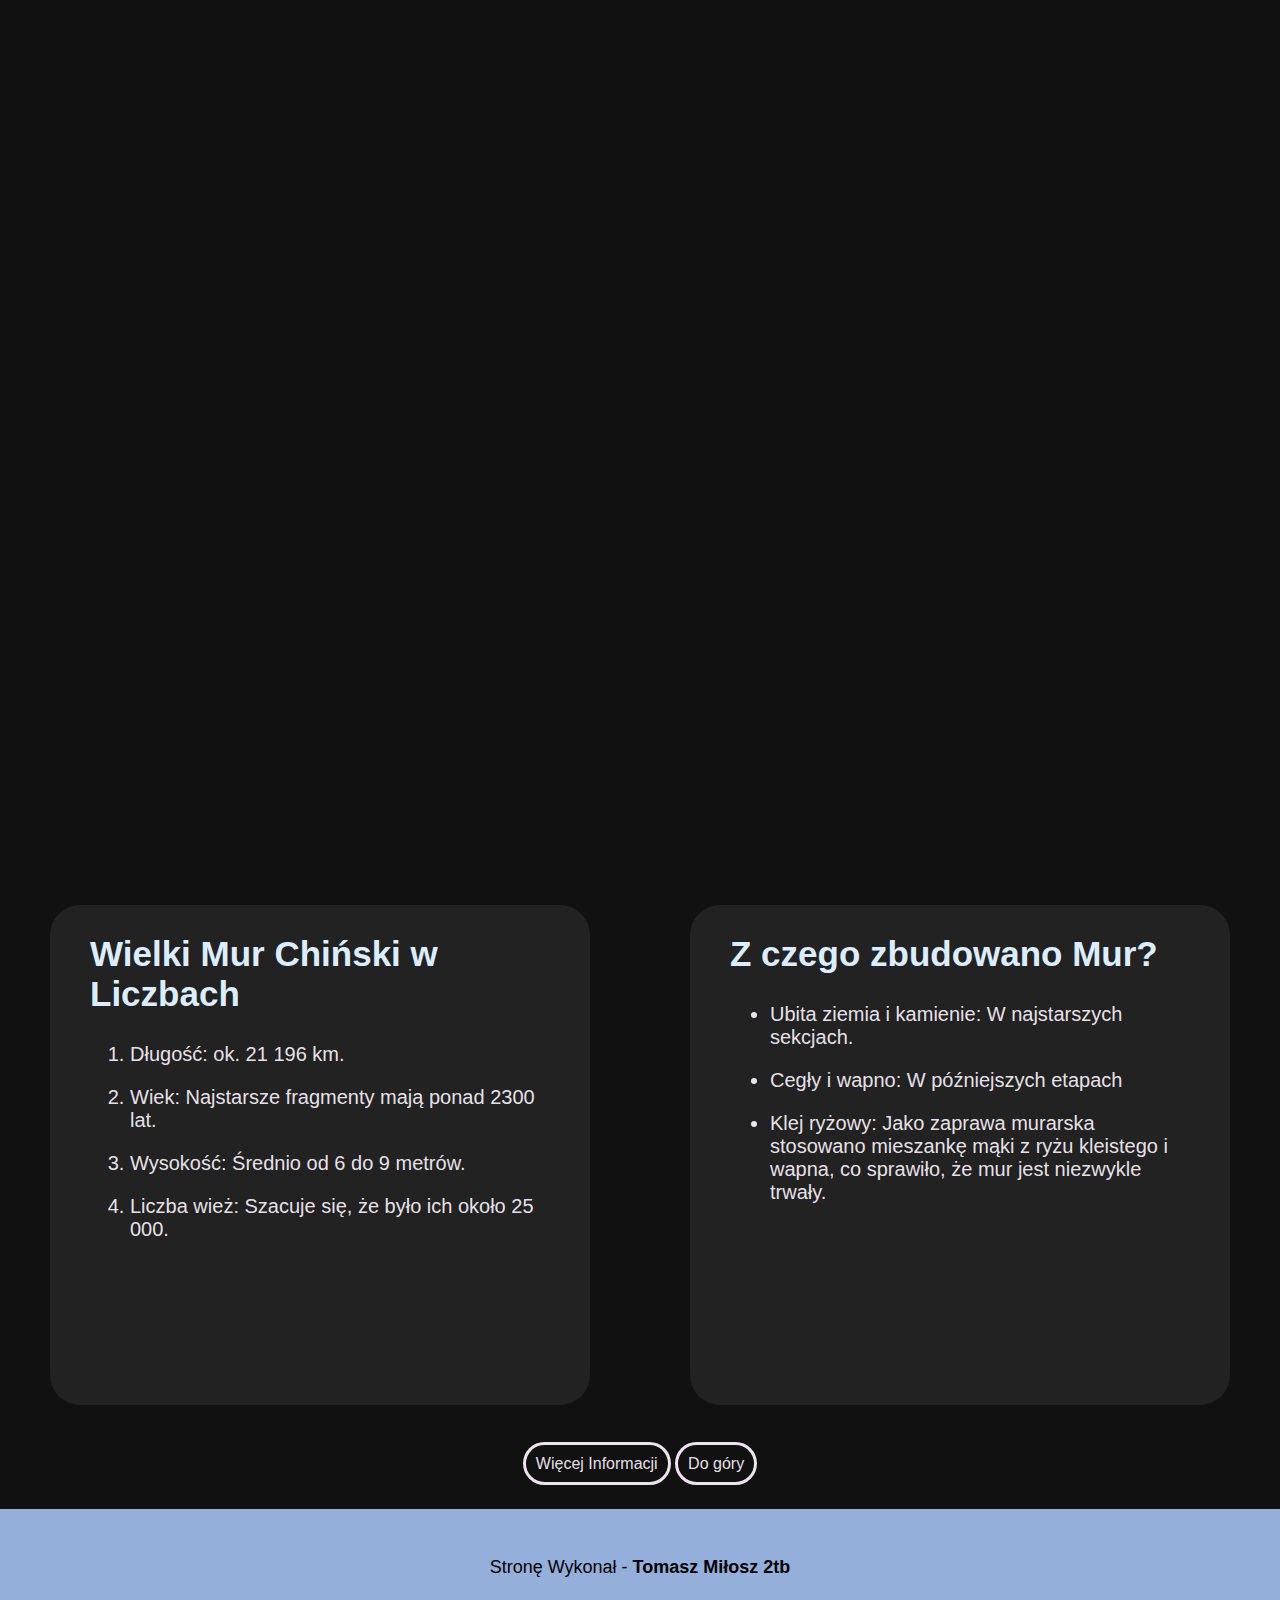
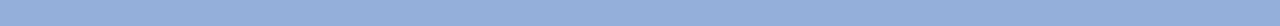
<file: mur.html>
<!DOCTYPE html>
<html lang="pl">
<head>
    <meta charset="UTF-8">
    <meta name="viewport" content="width=device-width, initial-scale=1.0">
    <title>7 cudów świata | Wielki Mur Chiński</title>
    <link rel="stylesheet" href="style.css">
    <meta name="description" content="Poznaj 7 cudów świata: Piramidy w Gizie, Wielki Mur Chiński, Koloseum, Tadź Mahal, Wieżę Eiffla, Statuę Wolności i Operę w Sydney. Historia, ciekawostki, fakty.">
    <meta name="keywords" content="7 cudów świata, siedem cudów świata, cuda świata, zabytki świata, atrakcje turystyczne, historia, ciekawostki, Piramidy w Gizie, Wielka Piramida w Gizie, Egipt, Giza, Wielki Mur Chiński, Chiny, Koloseum, Rzym, Włochy, Tadź Mahal, Agra, Indie, Wieża Eiffla, Paryż, Francja, Statua Wolności, Nowy Jork, USA, Opera w Sydney, Sydney, Australia">
    <meta name="author" content="Tomasz Miłosz">
</head>
<body>
    <div id="mur_bck">
        <div id="dark_layer">
            <h1>Wielki mur chiński</h1>
            <header>
                <div id="logo" aria-label="7 Cudów Świata">
                    <span class="ring" aria-hidden="true"></span>
                    <span class="digit">7</span>
                </div>
                <input type="checkbox" id="nav-toggle">
                <label for="nav-toggle" id="nav-toggle-label">&#9776;</label>
                <menu>
                    <li><a href="index.html">Strona Główna</a></li>
                    <li><a href="piramidy.html">Piramidy</a></li>
                    <li><a href="mur.html" class="active">Wielki Mur Chiński</a></li>
                    <li><a href="koloseum.html">Koloseum</a></li>
                    <li><a href="mahal.html">Tadź Mahal</a></li>
                    <li><a href="eiffla.html">Wieża Eiffla</a></li>
                    <li><a href="statula.html">Statuła Wolności</a></li>
                    <li><a href="opera.html">Opera w Sydney</a></li>
                </menu>
            </header>
            <div id="arrow_down">
                <a href="#main">Zobacz więcej</a>
                <div id="go_down"></div>
            </div>
        </div>
    </div>
    <main class="cudo" id="main">
        <article id="cudo_desc">
            <h2 class="center">Czym jest ?</h2>
            <p>Wielki Mur Chiński to <strong>Monumentalny</strong> system fortyfikacji, który przez wieki wyrastał na północnych rubieżach Chin jako odpowiedź na realne zagrożenia oraz polityczne ambicje kolejnych dynastii. Jego historia sięga co najmniej III wieku p.n.e., gdy władca Qin Shi Huang rozpoczął proces łączenia i rozbudowy wcześniejszych odcinków umocnień, by wzmocnić granice i zwiększyć kontrolę nad pograniczem. W kolejnych stuleciach mur był naprawiany, wydłużany i przebudowywany, a wiele najbardziej znanych dziś fragmentów kojarzy się z intensywnymi pracami z czasów dynastii Ming, kiedy rozwinięto architekturę obronną i udoskonalono sieć strażnic. Choć potocznie mówi się o „jednej budowli”, w praktyce jest to rozległy układ obejmujący nie tylko same ściany, lecz także inne elementy infrastruktury granicznej, które razem tworzyły spójny system obrony i nadzoru. Współczesne pomiary podawane w chińskich opracowaniach wskazują łączną długość rzędu 21 196 km, co pokazuje skalę przedsięwzięcia i rozproszenie jego odcinków w różnych regionach kraju. Głównym celem muru była ochrona przed najazdami ludów koczowniczych z północy, w tym m.in. Xiongnu czy Mongołów, co kształtowało zarówno przebieg fortyfikacji, jak i rozmieszczenie punktów obserwacyjnych. Równolegle mur pełnił funkcję narzędzia kontroli granicznej: pozwalał regulować przepływ ludzi i towarów oraz wspierał pobór ceł, co miało znaczenie zwłaszcza w kontekście handlu i szlaków komunikacyjnych. Istotnym elementem działania systemu była też komunikacja — strażnice i wieże umożliwiały przekazywanie sygnałów (np. dymnych i świetlnych), dzięki czemu ostrzeżenia mogły szybko docierać do kolejnych garnizonów. Od strony inżynieryjnej Mur zaskakuje różnorodnością: w zależności od epoki i lokalnych zasobów budowano go z ubitej ziemi, kamienia i cegły, a w wielu miejscach wykorzystywano naturalne bariery terenu. Wymiary również nie są jednolite, ale często przywołuje się wartości rzędu 6–9 metrów wysokości oraz kilka metrów szerokości korony, co w przeszłości pozwalało na sprawny ruch patroli i zaopatrzenia. Dziś Wielki Mur działa przede wszystkim na wyobraźnię: wije się po grzbietach gór, znika w dolinach i znów pojawia się na horyzoncie, przypominając o tym, że był nie tylko barierą, ale też symbolem organizacji państwa, wysiłku zbiorowego i długofalowego myślenia o bezpieczeństwie. </p>
        </article>
        <section class="map">
            <h2 class="center">Mapa</h2>
            <iframe src="https://www.google.com/maps/embed?pb=!1m18!1m12!1m3!1d28634255.041588902!2d83.34719125989197!3d48.62906833118824!2m3!1f0!2f0!3f0!3m2!1i1024!2i768!4f13.1!3m3!1m2!1s0x35f121d7687f2ccf%3A0xd040259b950522df!2sWielki%20Mur%20Chi%C5%84ski!5e1!3m2!1spl!2spl!4v1765714880289!5m2!1spl!2spl" style="border:0;" allowfullscreen="" loading="lazy" referrerpolicy="no-referrer-when-downgrade"></iframe>
        </section>
        <section class="list">
            <div class="lista">
                <h2>Wielki Mur Chiński w Liczbach</h2>
                <ol>
                    <li>Długość: ok. 21 196 km.</li>
                    <li>Wiek: Najstarsze fragmenty mają ponad 2300 lat.</li>
                    <li>Wysokość: Średnio od 6 do 9 metrów.</li>
                    <li>Liczba wież: Szacuje się, że było ich około 25 000.</li>
                </ol>
            </div>
            <div class="lista">
                <h2>Z czego zbudowano Mur?</h2>
                <ul>
                    <li>Ubita ziemia i kamienie: W najstarszych sekcjach.</li>
                    <li>Cegły i wapno: W późniejszych etapach</li>
                    <li>Klej ryżowy: Jako zaprawa murarska stosowano mieszankę mąki z ryżu kleistego i wapna, co sprawiło, że mur jest niezwykle trwały.</li>
                </ul>
            </div>
        </section>
        <div class="center">
            <a href="https://ciekawostkihistoryczne.pl/2023/04/07/wielki-mur-chinski/" class="link" target="_blank">Więcej Informacji</a>
            <a href="#dark_layer" class="link center">Do góry</a>
        </div>
        <br>
        <br>
    </main>
    <footer>
        <p>Stronę Wykonał - <b>Tomasz Miłosz 2tb</b></p>
    </footer>
</body>
</html>
</file>
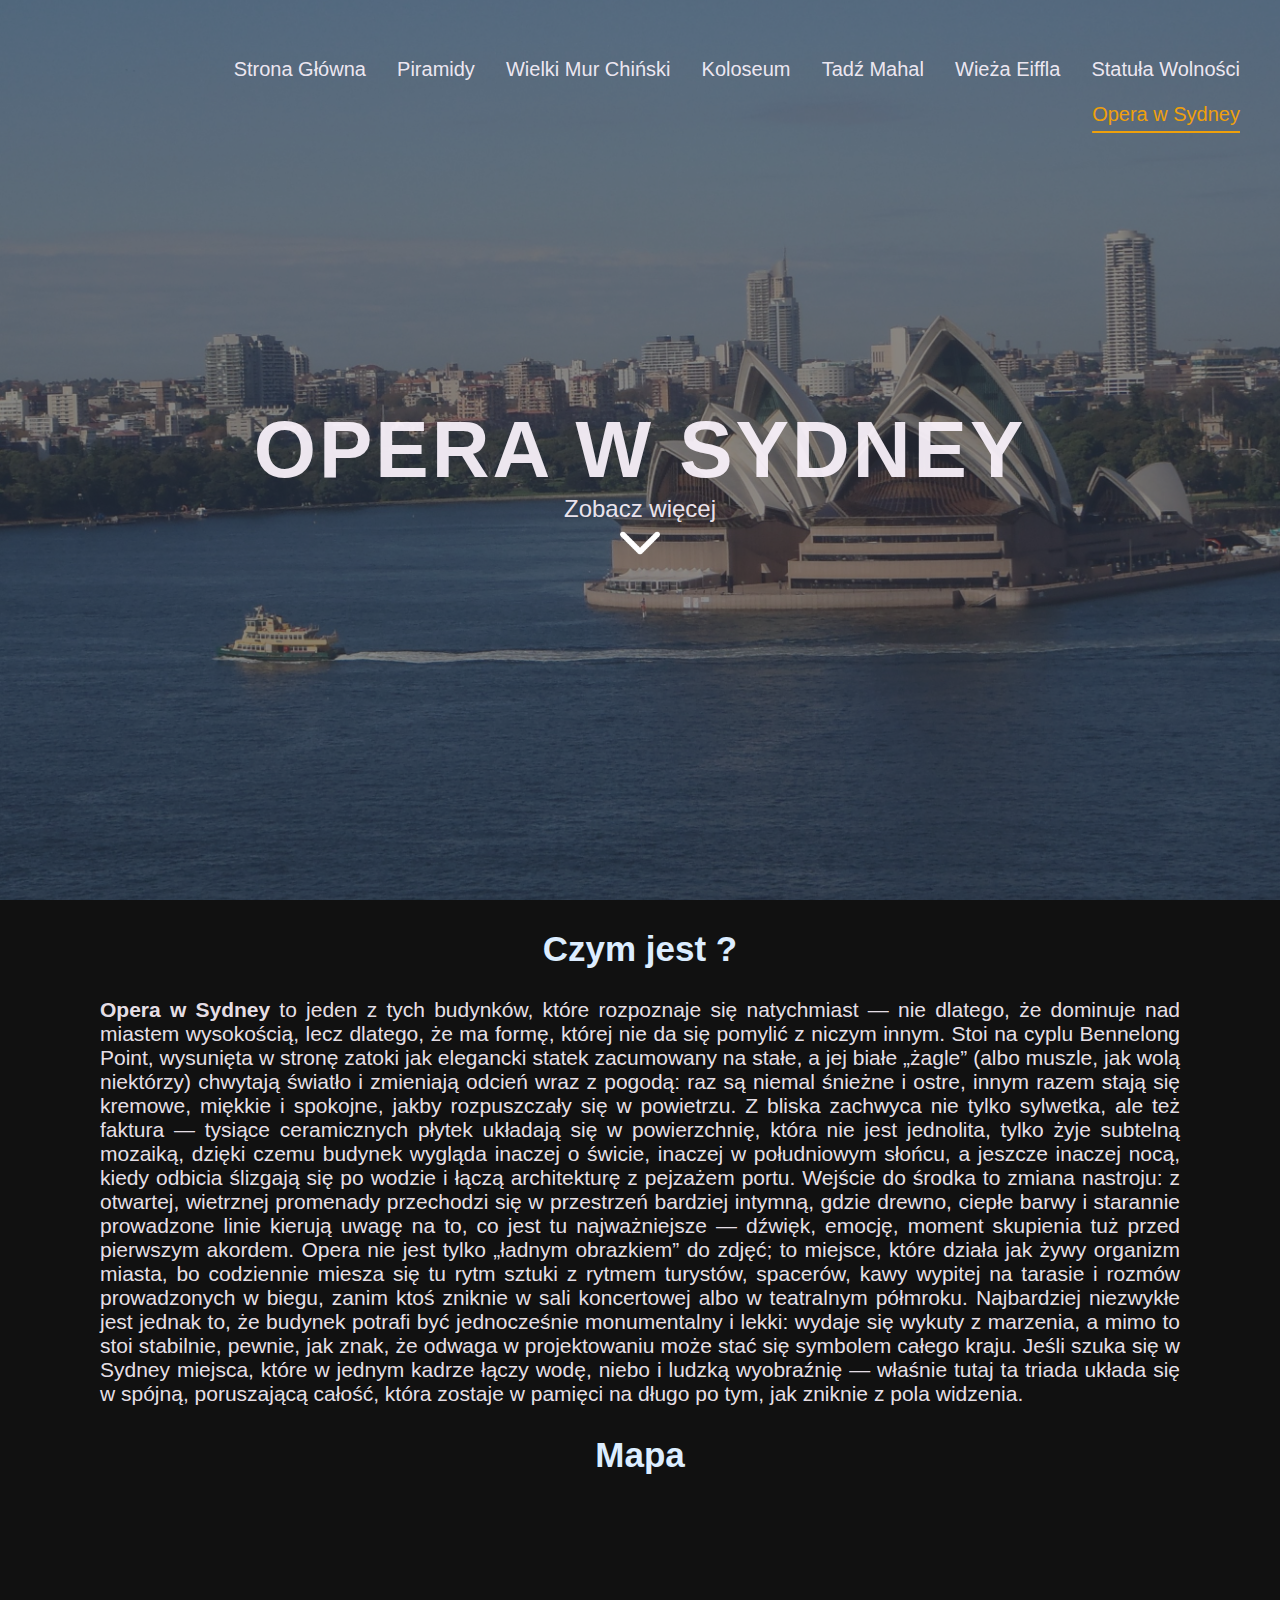
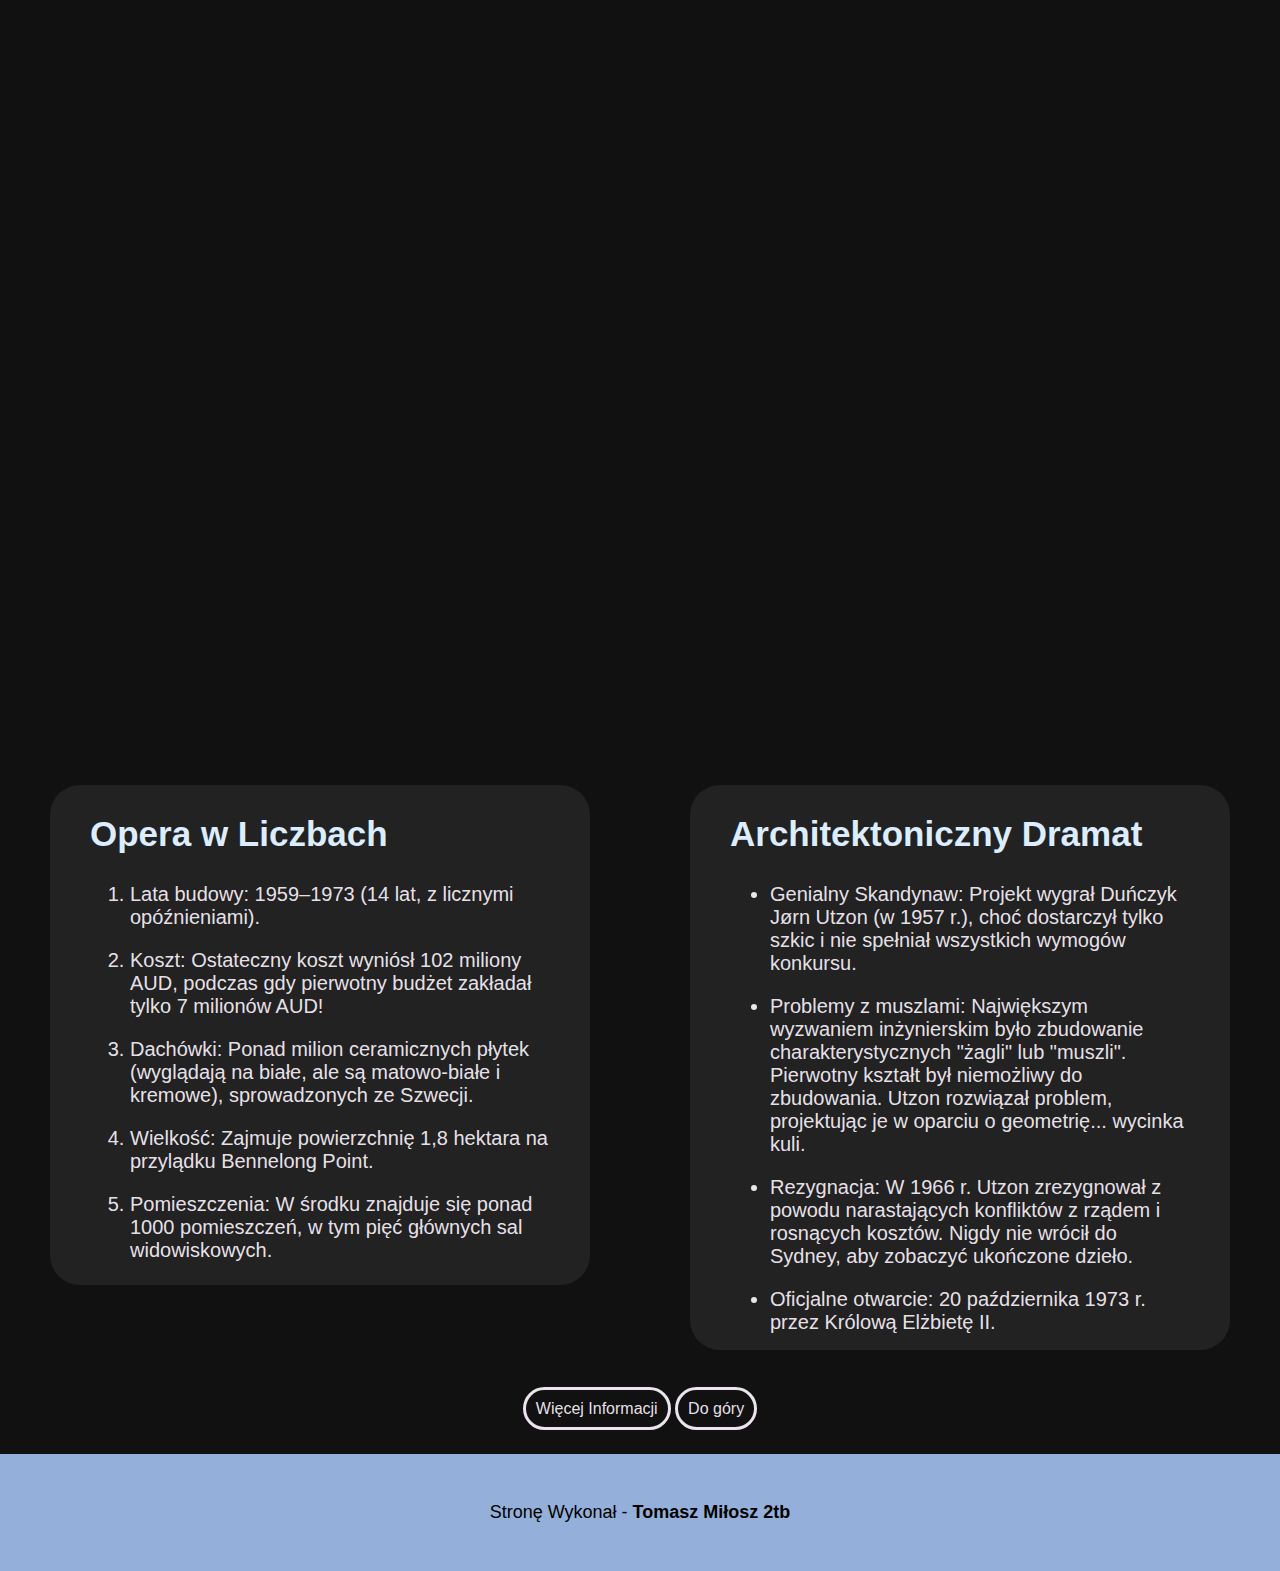
<file: opera.html>
<!DOCTYPE html>
<html lang="pl">
<head>
    <meta charset="UTF-8">
    <meta name="viewport" content="width=device-width, initial-scale=1.0">
    <title>7 cudów świata | Opera w Sydney</title>
    <link rel="stylesheet" href="style.css">
    <meta name="description" content="Poznaj 7 cudów świata: Piramidy w Gizie, Wielki Mur Chiński, Koloseum, Tadź Mahal, Wieżę Eiffla, Statuę Wolności i Operę w Sydney. Historia, ciekawostki, fakty.">
    <meta name="keywords" content="7 cudów świata, siedem cudów świata, cuda świata, zabytki świata, atrakcje turystyczne, historia, ciekawostki, Piramidy w Gizie, Wielka Piramida w Gizie, Egipt, Giza, Wielki Mur Chiński, Chiny, Koloseum, Rzym, Włochy, Tadź Mahal, Agra, Indie, Wieża Eiffla, Paryż, Francja, Statua Wolności, Nowy Jork, USA, Opera w Sydney, Sydney, Australia">
    <meta name="author" content="Tomasz Miłosz">
</head>
<body>
    <div id="opera_bck">
        <div id="dark_layer">
            <h1>Opera w Sydney</h1>
            <header>
                <div id="logo"></div>
                <input type="checkbox" id="nav-toggle">
                <label for="nav-toggle" id="nav-toggle-label">&#9776;</label>
                <menu>
                    <li><a href="index.html">Strona Główna</a></li>
                    <li><a href="piramidy.html">Piramidy</a></li>
                    <li><a href="mur.html">Wielki Mur Chiński</a></li>
                    <li><a href="koloseum.html">Koloseum</a></li>
                    <li><a href="mahal.html">Tadź Mahal</a></li>
                    <li><a href="eiffla.html">Wieża Eiffla</a></li>
                    <li><a href="statula.html">Statuła Wolności</a></li>
                    <li><a href="opera.html" class="active">Opera w Sydney</a></li>
                </menu>
            </header>
            <div id="arrow_down">
                <a href="#main">Zobacz więcej</a>
                <div id="go_down"></div>
            </div>
        </div>
    </div>
    <main class="cudo" id="main">
        <article id="cudo_desc">
            <h2 class="center">Czym jest ?</h2>
            <p><strong>Opera w Sydney</strong> to jeden z tych budynków, które rozpoznaje się natychmiast — nie dlatego, że dominuje nad miastem wysokością, lecz dlatego, że ma formę, której nie da się pomylić z niczym innym. Stoi na cyplu Bennelong Point, wysunięta w stronę zatoki jak elegancki statek zacumowany na stałe, a jej białe „żagle” (albo muszle, jak wolą niektórzy) chwytają światło i zmieniają odcień wraz z pogodą: raz są niemal śnieżne i ostre, innym razem stają się kremowe, miękkie i spokojne, jakby rozpuszczały się w powietrzu. Z bliska zachwyca nie tylko sylwetka, ale też faktura — tysiące ceramicznych płytek układają się w powierzchnię, która nie jest jednolita, tylko żyje subtelną mozaiką, dzięki czemu budynek wygląda inaczej o świcie, inaczej w południowym słońcu, a jeszcze inaczej nocą, kiedy odbicia ślizgają się po wodzie i łączą architekturę z pejzażem portu. Wejście do środka to zmiana nastroju: z otwartej, wietrznej promenady przechodzi się w przestrzeń bardziej intymną, gdzie drewno, ciepłe barwy i starannie prowadzone linie kierują uwagę na to, co jest tu najważniejsze — dźwięk, emocję, moment skupienia tuż przed pierwszym akordem. Opera nie jest tylko „ładnym obrazkiem” do zdjęć; to miejsce, które działa jak żywy organizm miasta, bo codziennie miesza się tu rytm sztuki z rytmem turystów, spacerów, kawy wypitej na tarasie i rozmów prowadzonych w biegu, zanim ktoś zniknie w sali koncertowej albo w teatralnym półmroku. Najbardziej niezwykłe jest jednak to, że budynek potrafi być jednocześnie monumentalny i lekki: wydaje się wykuty z marzenia, a mimo to stoi stabilnie, pewnie, jak znak, że odwaga w projektowaniu może stać się symbolem całego kraju. Jeśli szuka się w Sydney miejsca, które w jednym kadrze łączy wodę, niebo i ludzką wyobraźnię — właśnie tutaj ta triada układa się w spójną, poruszającą całość, która zostaje w pamięci na długo po tym, jak zniknie z pola widzenia.</p>
        </article>
        <section class="map">
            <h2 class="center">Mapa</h2>
            <iframe src="https://www.google.com/maps/embed?pb=!1m18!1m12!1m3!1d4391.815998585159!2d151.2127217766379!3d-33.856784373231186!2m3!1f0!2f0!3f0!3m2!1i1024!2i768!4f13.1!3m3!1m2!1s0x6b12ae665e892fdd%3A0x3133f8d75a1ac251!2sSydney%20Opera%20House!5e1!3m2!1spl!2spl!4v1765717531577!5m2!1spl!2spl"style="border:0;" allowfullscreen="" loading="lazy" referrerpolicy="no-referrer-when-downgrade"></iframe>
        </section>
        <section class="list">
            <div class="lista">
                <h2>Opera w Liczbach</h2>
                <ol>
                    <li>Lata budowy: 1959–1973 (14 lat, z licznymi opóźnieniami).</li>
                    <li>Koszt: Ostateczny koszt wyniósł 102 miliony AUD, podczas gdy pierwotny budżet zakładał tylko 7 milionów AUD!</li>
                    <li>Dachówki: Ponad milion ceramicznych płytek (wyglądają na białe, ale są matowo-białe i kremowe), sprowadzonych ze Szwecji.</li>
                    <li>Wielkość: Zajmuje powierzchnię 1,8 hektara na przylądku Bennelong Point.</li>
                    <li>Pomieszczenia: W środku znajduje się ponad 1000 pomieszczeń, w tym pięć głównych sal widowiskowych.</li>
                </ol>
            </div>
            <div class="lista">
                <h2>Architektoniczny Dramat</h2>
                <ul>
                    <li>Genialny Skandynaw: Projekt wygrał Duńczyk Jørn Utzon (w 1957 r.), choć dostarczył tylko szkic i nie spełniał wszystkich wymogów konkursu.</li>
                    <li>Problemy z muszlami: Największym wyzwaniem inżynierskim było zbudowanie charakterystycznych "żagli" lub "muszli". Pierwotny kształt był niemożliwy do zbudowania. Utzon rozwiązał problem, projektując je w oparciu o geometrię... wycinka kuli.</li>
                    <li>Rezygnacja: W 1966 r. Utzon zrezygnował z powodu narastających konfliktów z rządem i rosnących kosztów. Nigdy nie wrócił do Sydney, aby zobaczyć ukończone dzieło.</li>
                    <li>Oficjalne otwarcie: 20 października 1973 r. przez Królową Elżbietę II.</li>
                </ul>
            </div>
        </section>
        <div class="center">
            <a href="https://www.national-geographic.pl/technologia/opera-w-sydney-ikona-australii-ktora-zmienila-oblicze-nowoczesnej-architektury/" class="link" target="_blank">Więcej Informacji</a>
            <a href="#dark_layer" class="link center">Do góry</a>
        </div>
        <br>
        <br>
    </main>
    <footer>
        <p>Stronę Wykonał - <b>Tomasz Miłosz 2tb</b></p>
    </footer>
</body>
</html>
</file>
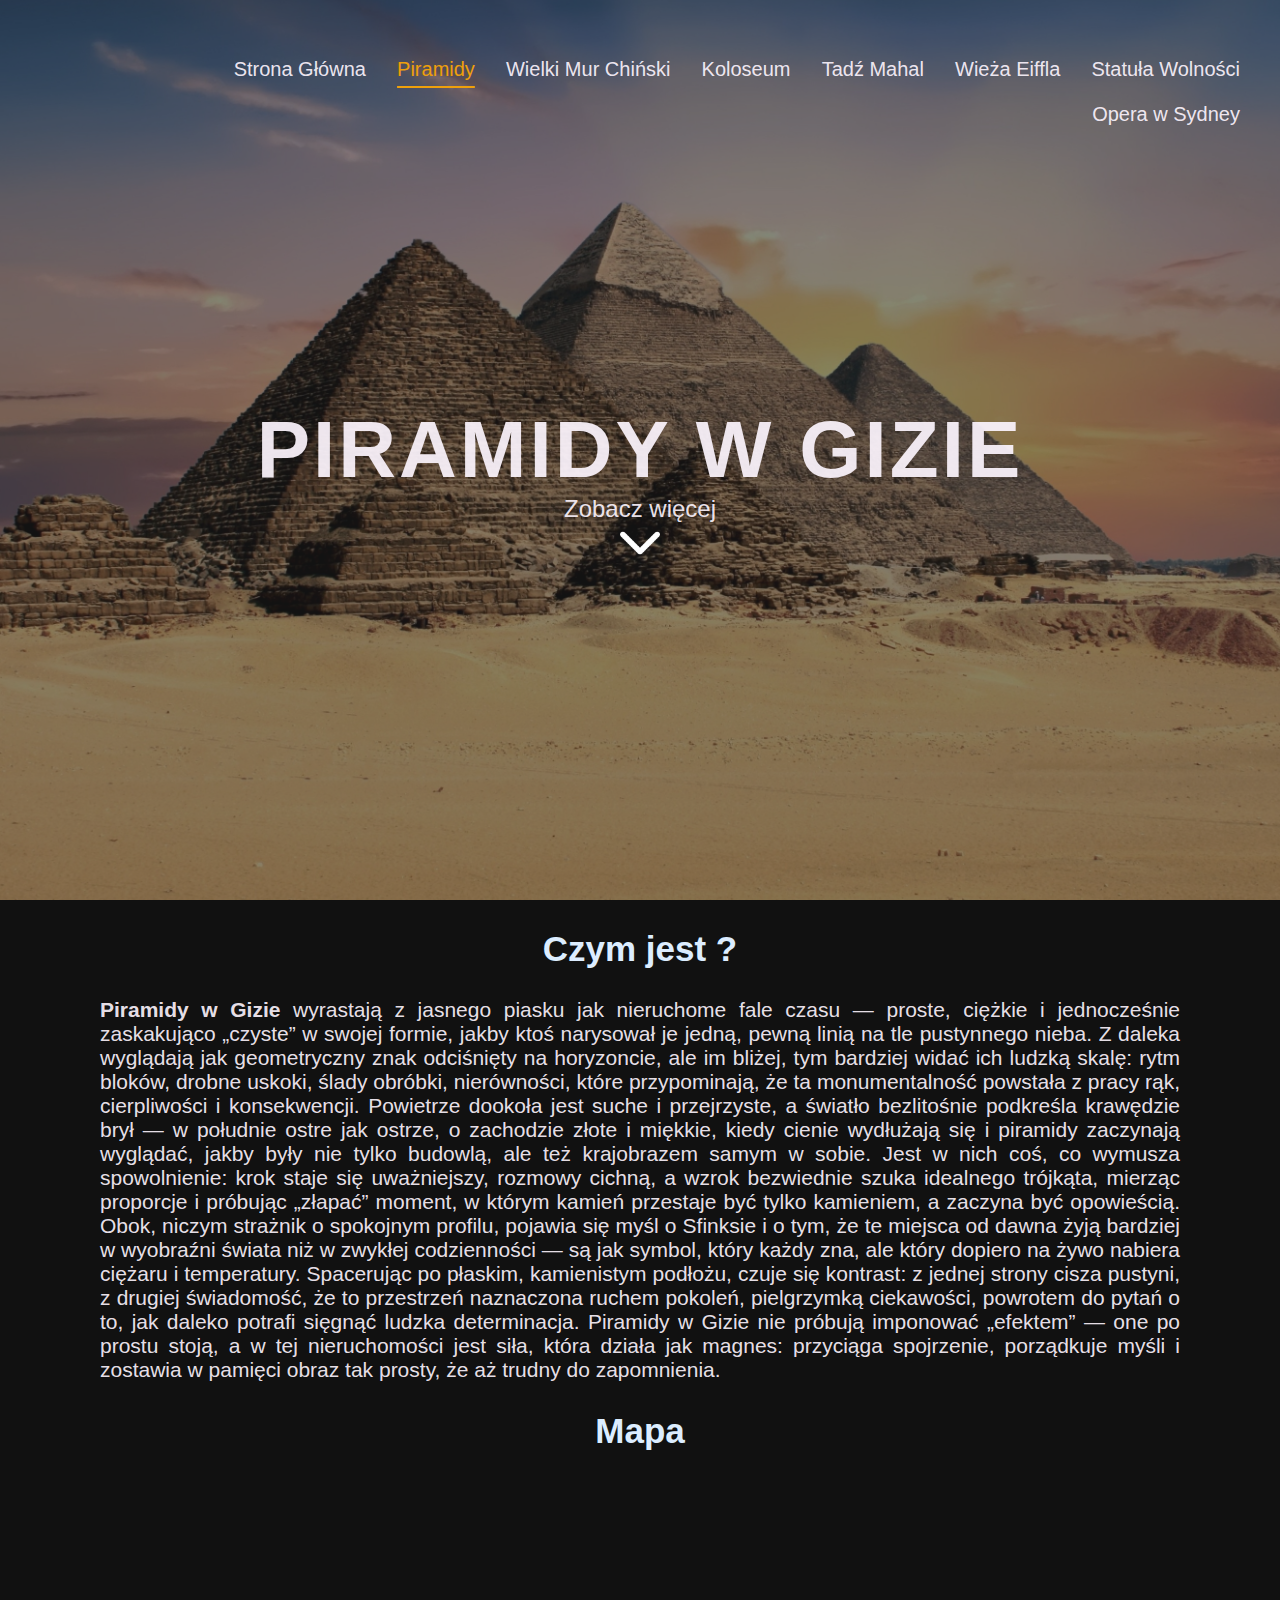
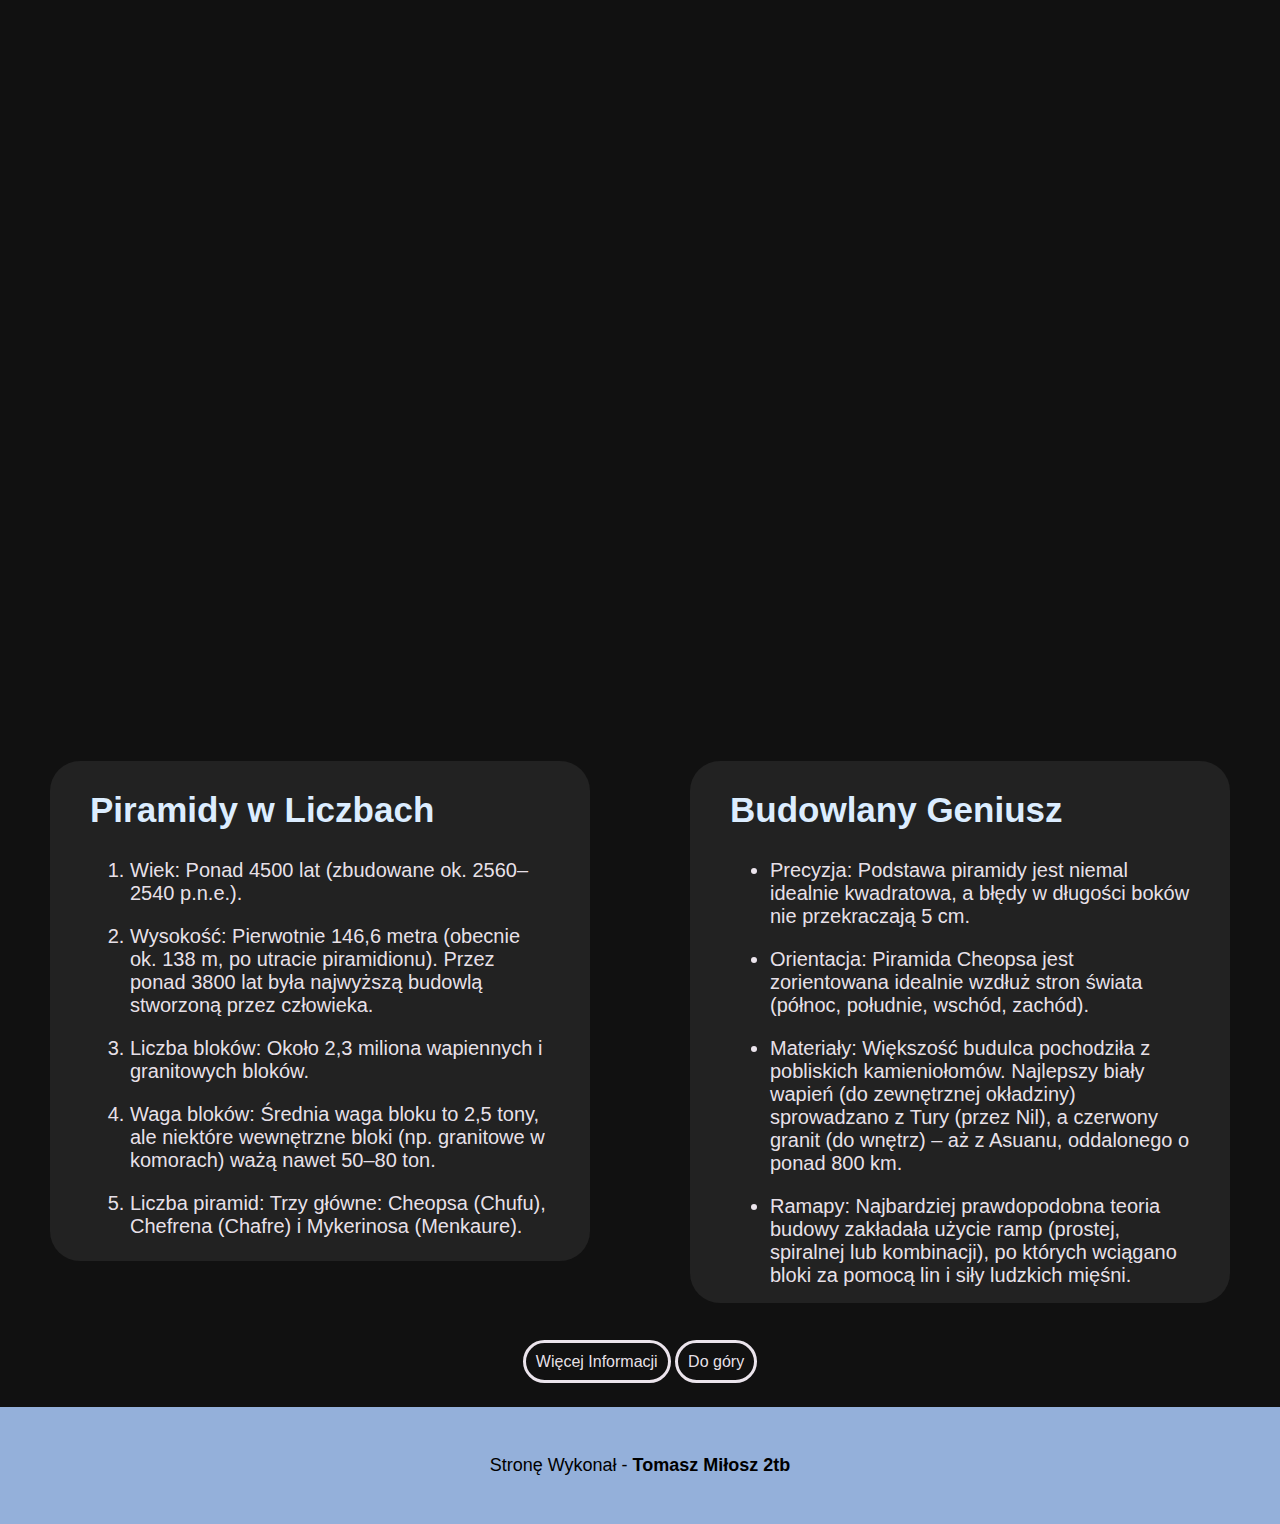
<file: piramidy.html>
<!DOCTYPE html>
<html lang="pl">
<head>
    <meta charset="UTF-8">
    <meta name="viewport" content="width=device-width, initial-scale=1.0">
    <title>7 cudów świata | Piramidy w Gizie</title>
    <link rel="stylesheet" href="style.css">
    <meta name="description" content="Poznaj 7 cudów świata: Piramidy w Gizie, Wielki Mur Chiński, Koloseum, Tadź Mahal, Wieżę Eiffla, Statuę Wolności i Operę w Sydney. Historia, ciekawostki, fakty.">
    <meta name="keywords" content="7 cudów świata, siedem cudów świata, cuda świata, zabytki świata, atrakcje turystyczne, historia, ciekawostki, Piramidy w Gizie, Wielka Piramida w Gizie, Egipt, Giza, Wielki Mur Chiński, Chiny, Koloseum, Rzym, Włochy, Tadź Mahal, Agra, Indie, Wieża Eiffla, Paryż, Francja, Statua Wolności, Nowy Jork, USA, Opera w Sydney, Sydney, Australia">
    <meta name="author" content="Tomasz Miłosz">
</head>
<body>
    <div id="piramidy_bck">
        <div id="dark_layer">
            <h1>Piramidy w Gizie</h1>
            <header>
                <div id="logo"></div>
                <input type="checkbox" id="nav-toggle">
                <label for="nav-toggle" id="nav-toggle-label">&#9776;</label>
                <menu>
                    <li><a href="index.html">Strona Główna</a></li>
                    <li><a href="piramidy.html" class="active">Piramidy</a></li>
                    <li><a href="mur.html">Wielki Mur Chiński</a></li>
                    <li><a href="koloseum.html">Koloseum</a></li>
                    <li><a href="mahal.html">Tadź Mahal</a></li>
                    <li><a href="eiffla.html" >Wieża Eiffla</a></li>
                    <li><a href="statula.html">Statuła Wolności</a></li>
                    <li><a href="opera.html">Opera w Sydney</a></li>
                </menu>
            </header>
            <div id="arrow_down">
                <a href="#main">Zobacz więcej</a>
                <div id="go_down"></div>
            </div>
        </div>
    </div>
    <main class="cudo" id="main">
        <article id="cudo_desc">
            <h2 class="center">Czym jest ?</h2>
            <p><strong>Piramidy w Gizie</strong> wyrastają z jasnego piasku jak nieruchome fale czasu — proste, ciężkie i jednocześnie zaskakująco „czyste” w swojej formie, jakby ktoś narysował je jedną, pewną linią na tle pustynnego nieba. Z daleka wyglądają jak geometryczny znak odciśnięty na horyzoncie, ale im bliżej, tym bardziej widać ich ludzką skalę: rytm bloków, drobne uskoki, ślady obróbki, nierówności, które przypominają, że ta monumentalność powstała z pracy rąk, cierpliwości i konsekwencji. Powietrze dookoła jest suche i przejrzyste, a światło bezlitośnie podkreśla krawędzie brył — w południe ostre jak ostrze, o zachodzie złote i miękkie, kiedy cienie wydłużają się i piramidy zaczynają wyglądać, jakby były nie tylko budowlą, ale też krajobrazem samym w sobie. Jest w nich coś, co wymusza spowolnienie: krok staje się uważniejszy, rozmowy cichną, a wzrok bezwiednie szuka idealnego trójkąta, mierząc proporcje i próbując „złapać” moment, w którym kamień przestaje być tylko kamieniem, a zaczyna być opowieścią. Obok, niczym strażnik o spokojnym profilu, pojawia się myśl o Sfinksie i o tym, że te miejsca od dawna żyją bardziej w wyobraźni świata niż w zwykłej codzienności — są jak symbol, który każdy zna, ale który dopiero na żywo nabiera ciężaru i temperatury. Spacerując po płaskim, kamienistym podłożu, czuje się kontrast: z jednej strony cisza pustyni, z drugiej świadomość, że to przestrzeń naznaczona ruchem pokoleń, pielgrzymką ciekawości, powrotem do pytań o to, jak daleko potrafi sięgnąć ludzka determinacja. Piramidy w Gizie nie próbują imponować „efektem” — one po prostu stoją, a w tej nieruchomości jest siła, która działa jak magnes: przyciąga spojrzenie, porządkuje myśli i zostawia w pamięci obraz tak prosty, że aż trudny do zapomnienia.</p>
        </article>
        <section class="map">
            <h2 class="center">Mapa</h2>
            <iframe src="https://www.google.com/maps/embed?pb=!1m18!1m12!1m3!1d4581.098418034205!2d31.127624589308684!3d29.97729611038729!2m3!1f0!2f0!3f0!3m2!1i1024!2i768!4f13.1!3m3!1m2!1s0x14584f7de239bbcd%3A0xca7474355a6e368b!2sPiramidy%20w%20Gizie!5e1!3m2!1spl!2spl!4v1765719270586!5m2!1spl!2spl" style="border:0;" allowfullscreen="" loading="lazy" referrerpolicy="no-referrer-when-downgrade"></iframe>
        </section>
        <section class="list">
            <div class="lista">
                <h2>Piramidy w Liczbach</h2>
                <ol>
                    <li>Wiek: Ponad 4500 lat (zbudowane ok. 2560–2540 p.n.e.).</li>
                    <li>Wysokość: Pierwotnie 146,6 metra (obecnie ok. 138 m, po utracie piramidionu). Przez ponad 3800 lat była najwyższą budowlą stworzoną przez człowieka.</li>
                    <li>Liczba bloków: Około 2,3 miliona wapiennych i granitowych bloków.</li>
                    <li>Waga bloków: Średnia waga bloku to 2,5 tony, ale niektóre wewnętrzne bloki (np. granitowe w komorach) ważą nawet 50–80 ton.</li>
                    <li>Liczba piramid: Trzy główne: Cheopsa (Chufu), Chefrena (Chafre) i Mykerinosa (Menkaure).</li>
                </ol>
            </div>
            <div class="lista">
                <h2>Budowlany Geniusz</h2>
                <ul>
                    <li>Precyzja: Podstawa piramidy jest niemal idealnie kwadratowa, a błędy w długości boków nie przekraczają 5 cm.</li>
                    <li>Orientacja: Piramida Cheopsa jest zorientowana idealnie wzdłuż stron świata (północ, południe, wschód, zachód).</li>
                    <li>Materiały: Większość budulca pochodziła z pobliskich kamieniołomów. Najlepszy biały wapień (do zewnętrznej okładziny) sprowadzano z Tury (przez Nil), a czerwony granit (do wnętrz) – aż z Asuanu, oddalonego o ponad 800 km.</li>
                    <li>Ramapy: Najbardziej prawdopodobna teoria budowy zakładała użycie ramp (prostej, spiralnej lub kombinacji), po których wciągano bloki za pomocą lin i siły ludzkich mięśni.</li>
                </ul>
            </div>
        </section>
        <div class="center">
            <a href="https://pl.khanacademy.org/humanities/ap-art-history/ancient-mediterranean-ap/ancient-egypt-ap/a/old-kingdom-the-great-pyramids-of-giza" class="link" target="_blank">Więcej Informacji</a>
            <a href="#dark_layer" class="link center">Do góry</a>
        </div>
        <br>
        <br>
    </main>
    <footer>
        <p>Stronę Wykonał - <b>Tomasz Miłosz 2tb</b></p>
    </footer>
</body>
</html>
</file>
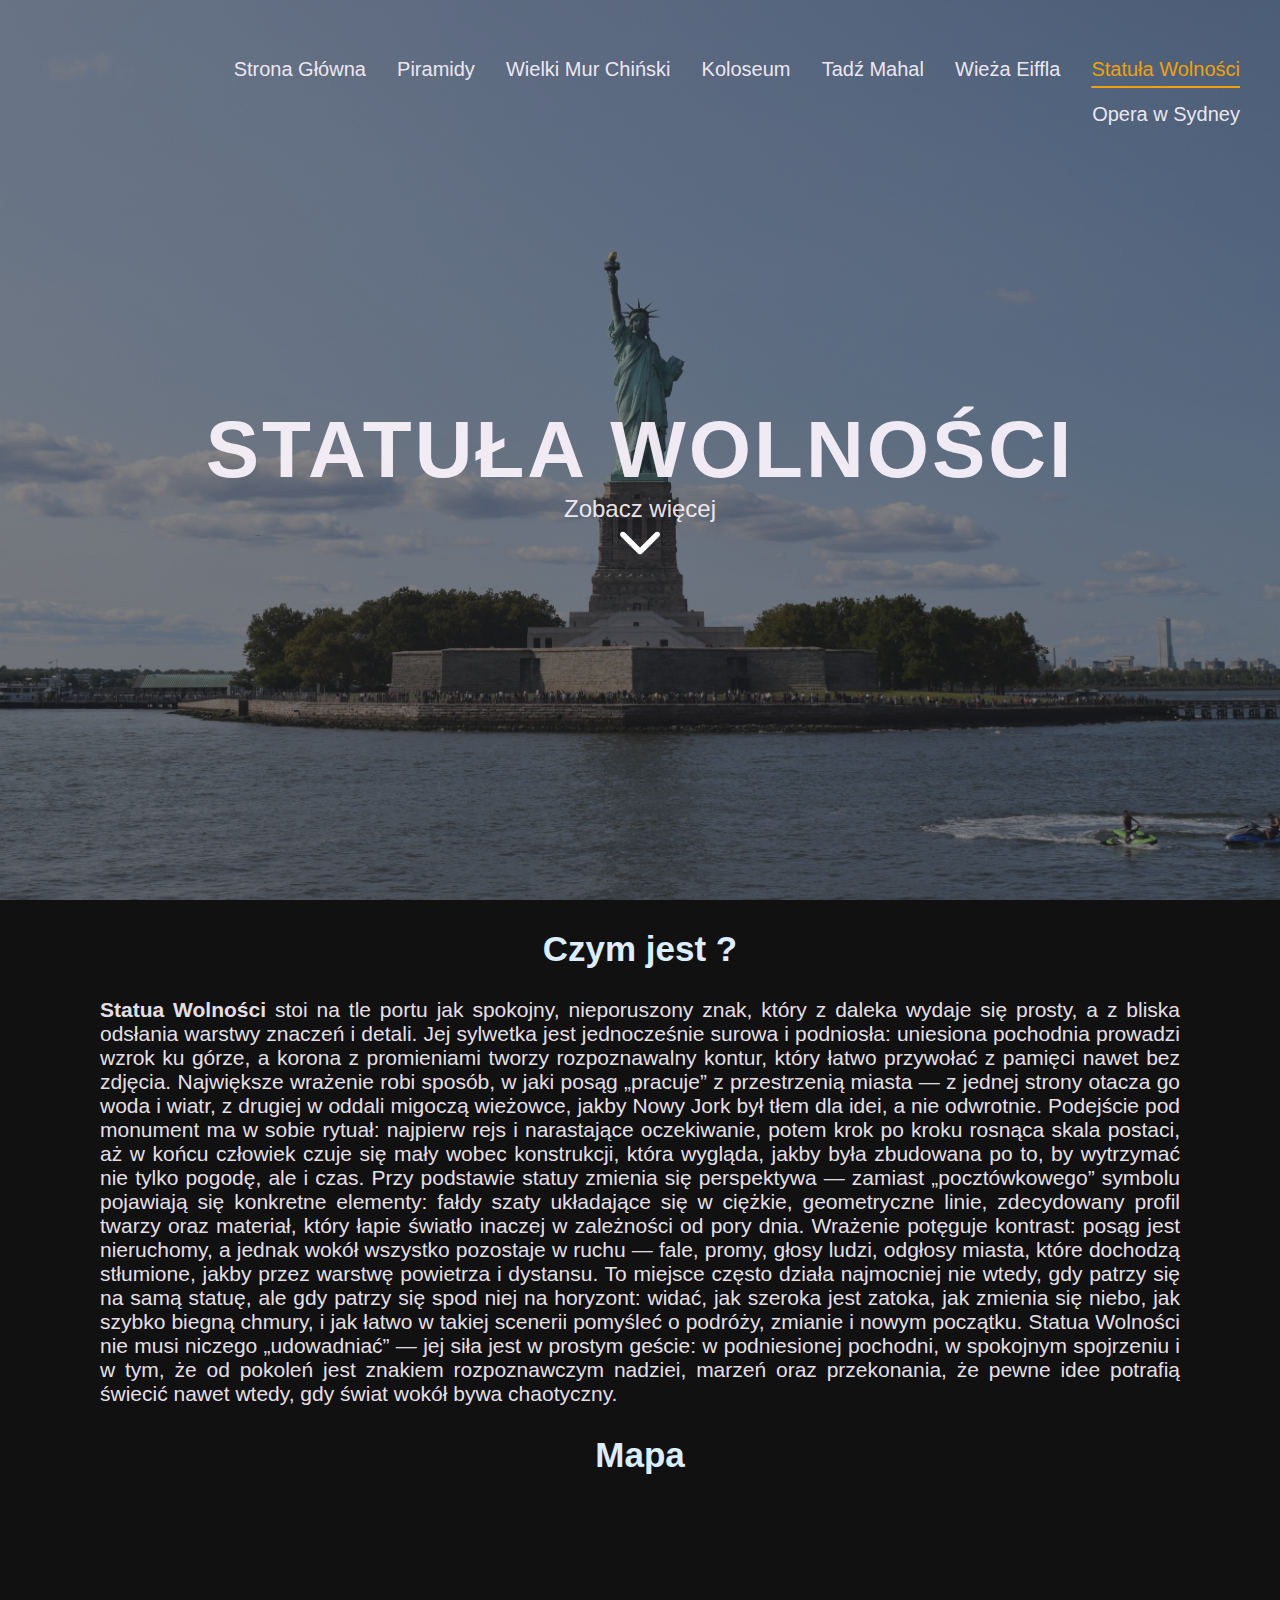
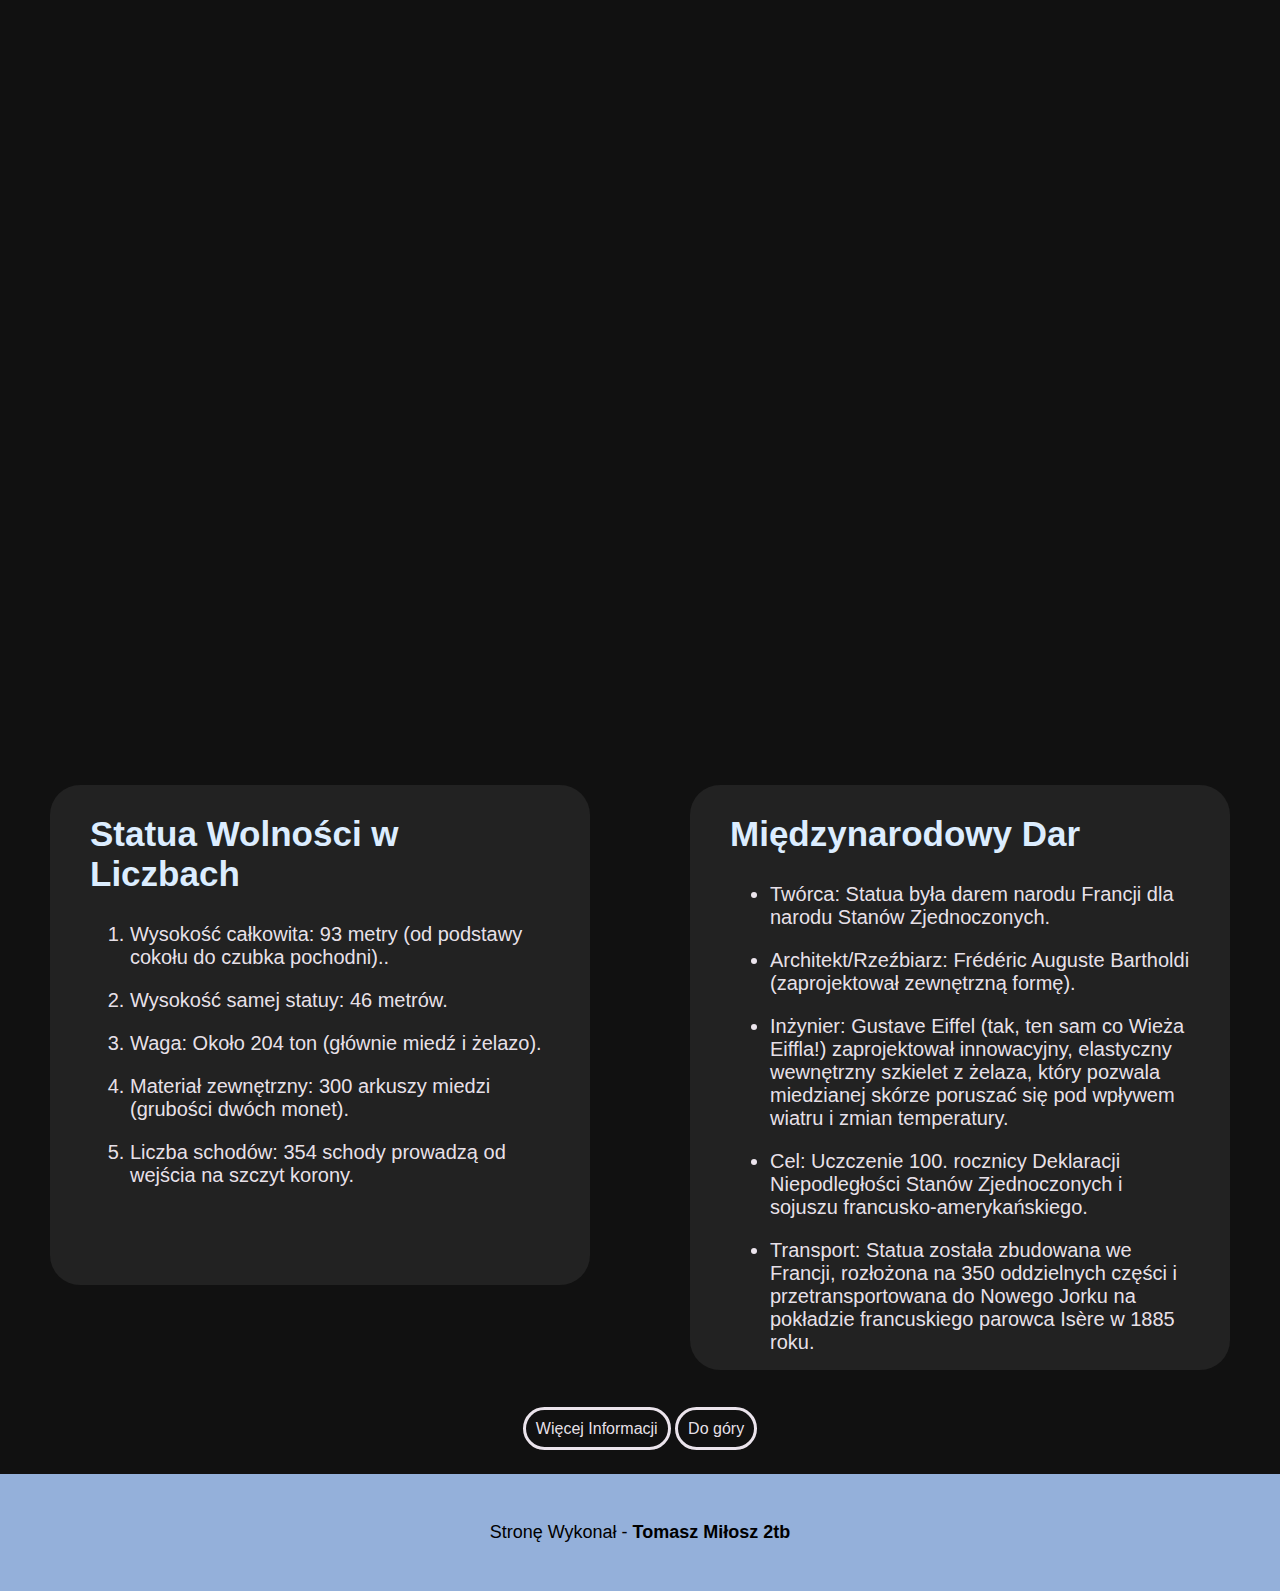
<file: statula.html>
<!DOCTYPE html>
<html lang="pl">
<head>
    <meta charset="UTF-8">
    <meta name="viewport" content="width=device-width, initial-scale=1.0">
    <title>7 cudów świata | Statuła Wolności</title>
    <link rel="stylesheet" href="style.css">
    <meta name="description" content="Poznaj 7 cudów świata: Piramidy w Gizie, Wielki Mur Chiński, Koloseum, Tadź Mahal, Wieżę Eiffla, Statuę Wolności i Operę w Sydney. Historia, ciekawostki, fakty.">
    <meta name="keywords" content="7 cudów świata, siedem cudów świata, cuda świata, zabytki świata, atrakcje turystyczne, historia, ciekawostki, Piramidy w Gizie, Wielka Piramida w Gizie, Egipt, Giza, Wielki Mur Chiński, Chiny, Koloseum, Rzym, Włochy, Tadź Mahal, Agra, Indie, Wieża Eiffla, Paryż, Francja, Statua Wolności, Nowy Jork, USA, Opera w Sydney, Sydney, Australia">
    <meta name="author" content="Tomasz Miłosz">
</head>
<body>
    <div id="statula_bck">
        <div id="dark_layer">
            <h1>Statuła Wolności</h1>
            <header>
                <div id="logo"></div>
                <input type="checkbox" id="nav-toggle">
                <label for="nav-toggle" id="nav-toggle-label">&#9776;</label>
                <menu>
                    <li><a href="index.html">Strona Główna</a></li>
                    <li><a href="piramidy.html">Piramidy</a></li>
                    <li><a href="mur.html">Wielki Mur Chiński</a></li>
                    <li><a href="koloseum.html">Koloseum</a></li>
                    <li><a href="mahal.html">Tadź Mahal</a></li>
                    <li><a href="eiffla.html" >Wieża Eiffla</a></li>
                    <li><a href="statula.html" class="active">Statuła Wolności</a></li>
                    <li><a href="opera.html">Opera w Sydney</a></li>
                </menu>
            </header>
            <div id="arrow_down">
                <a href="#main">Zobacz więcej</a>
                <div id="go_down"></div>
            </div>
        </div>
    </div>
    <main class="cudo" id="main">
        <article id="cudo_desc">
            <h2 class="center">Czym jest ?</h2>
            <p><strong>Statua Wolności</strong> stoi na tle portu jak spokojny, nieporuszony znak, który z daleka wydaje się prosty, a z bliska odsłania warstwy znaczeń i detali. Jej sylwetka jest jednocześnie surowa i podniosła: uniesiona pochodnia prowadzi wzrok ku górze, a korona z promieniami tworzy rozpoznawalny kontur, który łatwo przywołać z pamięci nawet bez zdjęcia. Największe wrażenie robi sposób, w jaki posąg „pracuje” z przestrzenią miasta — z jednej strony otacza go woda i wiatr, z drugiej w oddali migoczą wieżowce, jakby Nowy Jork był tłem dla idei, a nie odwrotnie. Podejście pod monument ma w sobie rytuał: najpierw rejs i narastające oczekiwanie, potem krok po kroku rosnąca skala postaci, aż w końcu człowiek czuje się mały wobec konstrukcji, która wygląda, jakby była zbudowana po to, by wytrzymać nie tylko pogodę, ale i czas. Przy podstawie statuy zmienia się perspektywa — zamiast „pocztówkowego” symbolu pojawiają się konkretne elementy: fałdy szaty układające się w ciężkie, geometryczne linie, zdecydowany profil twarzy oraz materiał, który łapie światło inaczej w zależności od pory dnia. Wrażenie potęguje kontrast: posąg jest nieruchomy, a jednak wokół wszystko pozostaje w ruchu — fale, promy, głosy ludzi, odgłosy miasta, które dochodzą stłumione, jakby przez warstwę powietrza i dystansu. To miejsce często działa najmocniej nie wtedy, gdy patrzy się na samą statuę, ale gdy patrzy się spod niej na horyzont: widać, jak szeroka jest zatoka, jak zmienia się niebo, jak szybko biegną chmury, i jak łatwo w takiej scenerii pomyśleć o podróży, zmianie i nowym początku. Statua Wolności nie musi niczego „udowadniać” — jej siła jest w prostym geście: w podniesionej pochodni, w spokojnym spojrzeniu i w tym, że od pokoleń jest znakiem rozpoznawczym nadziei, marzeń oraz przekonania, że pewne idee potrafią świecić nawet wtedy, gdy świat wokół bywa chaotyczny.</p>
        </article>
        <section class="map">
            <h2 class="center">Mapa</h2>
            <iframe src="https://www.google.com/maps/embed?pb=!1m18!1m12!1m3!1d4010.10664422365!2d-74.04707532312632!3d40.68924937139719!2m3!1f0!2f0!3f0!3m2!1i1024!2i768!4f13.1!3m3!1m2!1s0x89c25090129c363d%3A0x40c6a5770d25022b!2sStatua%20Wolno%C5%9Bci!5e1!3m2!1spl!2spl!4v1765718851815!5m2!1spl!2spl" style="border:0;" allowfullscreen="" loading="lazy" referrerpolicy="no-referrer-when-downgrade"></iframe>
        </section>
        <section class="list">
            <div class="lista">
                <h2>Statua Wolności w Liczbach</h2>
                <ol>
                    <li>Wysokość całkowita: 93 metry (od podstawy cokołu do czubka pochodni)..</li>
                    <li>Wysokość samej statuy: 46 metrów.</li>
                    <li>Waga: Około 204 ton (głównie miedź i żelazo).</li>
                    <li>Materiał zewnętrzny: 300 arkuszy miedzi (grubości dwóch monet).</li>
                    <li>Liczba schodów: 354 schody prowadzą od wejścia na szczyt korony.</li>
                </ol>
            </div>
            <div class="lista">
                <h2>Międzynarodowy Dar</h2>
                <ul>
                    <li>Twórca: Statua była darem narodu Francji dla narodu Stanów Zjednoczonych.</li>
                    <li>Architekt/Rzeźbiarz: Frédéric Auguste Bartholdi (zaprojektował zewnętrzną formę).</li>
                    <li>Inżynier: Gustave Eiffel (tak, ten sam co Wieża Eiffla!) zaprojektował innowacyjny, elastyczny wewnętrzny szkielet z żelaza, który pozwala miedzianej skórze poruszać się pod wpływem wiatru i zmian temperatury.</li>
                    <li>Cel: Uczczenie 100. rocznicy Deklaracji Niepodległości Stanów Zjednoczonych i sojuszu francusko-amerykańskiego.</li>
                    <li>Transport: Statua została zbudowana we Francji, rozłożona na 350 oddzielnych części i przetransportowana do Nowego Jorku na pokładzie francuskiego parowca Isère w 1885 roku.</li>
                </ul>
            </div>
        </section>
        <div class="center">
            <a href="https://www.national-geographic.pl/traveler/zdradzamy-7-tajemnic-statuy-wolnosci-wszystko-co-trzeba-wiedziec/" class="link" target="_blank">Więcej Informacji</a>
            <a href="#dark_layer" class="link center">Do góry</a>
        </div>
        <br>
        <br>
    </main>
    <footer>
        <p>Stronę Wykonał - <b>Tomasz Miłosz 2tb</b></p>
    </footer>
</body>
</html>
</file>
<file: style.css>
:root {
    --text:#fbf3fcee;
    --light-blue: #dcedffff;
    --dark-blue: #94b0daff;
    --grey: #8f91a2ff;
    --orange: #efa00bff;
}

#background_div {
    width: 100%;
    height: 100vh;
    background-image: url(img/great-wall-of-china.jpg);
    background-size: cover;
    animation: bck_slider 28s ease-in-out infinite;
    background-position: center;
    background-attachment: fixed;
    color: var(--text);
}

#mur_bck {
    width: 100%;
    height: 100vh;
    background-image: url(img/great-wall-of-china.jpg);
    background-size: cover;
    background-position: center;
    background-attachment: fixed;
    color: var(--text);
}
#koloseum_bck {
    width: 100%;
    height: 100vh;
    background-image: url(img/koloseum.jpg);
    background-size: cover;
    background-position: center;
    background-attachment: fixed;
    color: var(--text);
}
#opera_bck {
    width: 100%;
    height: 100vh;
    background-image: url(img/opera.jpg);
    background-size: cover;
    background-position: center;
    background-attachment: fixed;
    color: var(--text);
}

#eiffla_bck{
    width: 100%;
    height: 100vh;
    background-image: url(img/paris.jpg);
    background-size: cover;
    background-position: center;
    background-attachment: fixed;
    color: var(--text);
}
#mahal_bck {
    width: 100%;
    height: 100vh;
    background-image: url(img/taj-mahal.jpg);
    background-size: cover;
    background-position: center;
    background-attachment: fixed;
    color: var(--text);
}

#statula_bck {
    width: 100%;
    height: 100vh;
    background-image: url(img/statule.jpg);
    background-size: cover;
    background-position: center;
    background-attachment: fixed;
    color: var(--text);
}

#piramidy_bck{
    width: 100%;
    height: 100vh;
    background-image: url(img/pyramids.jpg);
    background-size: cover;
    background-position: center;
    background-attachment: fixed;
    color: var(--text);
}

#dark_layer {
    background-color: #22222285;
    width: 100%;
    height: 100%;
    color:var(--text);
    font-size: 40px;
}

#dark_layer h1 {
    text-transform: uppercase;
    letter-spacing: 3px;
    font-weight: 700;
    user-select: none;
    text-align: center;
    line-height: 100vh;
    margin: 0;
}

#dark_layer {
    position: absolute;
}

body {
    background-color: #111;
    font-family: "Google Sans Flex", -apple-system, BlinkMacSystemFont, sans-serif;
}

menu {
    list-style-type: none;
    padding-inline-start: 0;
    float: left;
    width: calc(100% - 140px);
    text-align: right;
    padding-right: 20px;
}

footer {
    width: calc(100% - 60px);
    padding: 30px;
    text-align: center;
    background-color: var(--dark-blue);
    font-size: 18px;
    clear: both;
}

menu li {
    display: inline-block;
    font-size: 20px;
    margin: 0px 10px;
    transition: transform 0.4s ease-in;
}

menu a {
    text-decoration: none;
    color:var(--text);
}
menu li:hover {
    transform: translateY(-1px) scale(0.95);
}

header {
    width: 100%;
    height: 120px;
    position: absolute;
    top: 0;
}

#logo{
  width: 100px;
  height: 100px;
  position: relative;
  display: grid;
  place-items: center;
  float: left;
  margin-top: 10px;
  margin-left: 10px;user-select: none;

}

#logo .ring{
  position: absolute;
  inset: 0;
  border-radius: 50%;

  background: repeating-conic-gradient(
    #d7b98e 0 calc(360deg/7 - 6deg),
    transparent 0 calc(360deg/7)
  );

  -webkit-mask: radial-gradient(circle,
    transparent calc(50% - 14px),
    #000 calc(50% - 14px)
  );
  mask: radial-gradient(circle,
    transparent calc(50% - 14px),
    #000 calc(50% - 14px)
  );

  filter: drop-shadow(0 2px 4px rgba(0,0,0,.18));
  animation: spin 10s linear infinite;
}

#logo .digit{
  position: relative;
  z-index: 1;
  color: #0b1f3a;
  font-family: system-ui, -apple-system, "Segoe UI", Roboto, Arial, sans-serif;
  font-weight: 800;
  font-size: 54px;
  line-height: 1;
}

@keyframes spin{
  to{ transform: rotate(360deg); }
}

body, html {
    padding: 0;
    margin: 0;
}
.active {
    text-decoration: underline;
    text-underline-offset: 10px;
    color: var(--orange);
}
#go_down {
    background-image: url(img/arrow_down.png);
    background-size: cover;
    width: 40px;
    height: 40px;
    position: relative;
    left: 0;
    right: 0;
    margin-left: auto;
    margin-right: auto;
}

#arrow_down a {
    text-decoration: none;
    color: var(--text);
}

#arrow_down {
    font-size: 24px;
    position: absolute;
    top: 55vh;
    text-align: center;
    user-select: none;
    margin-left: auto;
    margin-right: auto;
    left: 0px;
    right: 0px;
}

h2 {
    color: var(--light-blue);
    font-size: 35px;
}

main {
    width: calc(100%);
}

main.cudo p {
    color: var(--text);
    font-size: 21px;
    text-align: justify;
}

section.list{
    margin-top: 100px;
    width: 100%;
}

.lista {
    width: calc(50% - 180px);
    min-height: 500px;
    background-color: #222;
    float: left;
    margin: 50px;
    border-radius: 30px;
    padding: 0px 40px;
}

li {
    color: var(--text);
    font-size: 20px;
    margin-top: 20px;
}

.map{
    width: 100%;
    height: 800px;
}
.map iframe {
    width: 100%;
    height: 100%;
}

#cudo_desc {
    padding: 0px 100px;
}

.cud_cont {
    margin-left: auto;
    margin-right: auto;
    width: 80%;
    margin-top: 40px;
}
.cud {
    width: calc(33.333% - 43px);
    height: 500px;
    border-radius: 20px;
    display: inline-block;
    margin: 0px 20px;
}

.cud h3{
    font-size: 24px;
}

#cud7 {
    margin-left: auto; 
    margin-right: auto; 
    display: block;
    background-color: #df2935;
}

#cud7 .cud_img {
    background-image: url(img/pyramids.jpg);
}

.cud_img {
    width: 100%;
    height: 50%;
    border-top-left-radius: 20px;
    border-top-right-radius: 20px;
    background-size:cover ;
    background-position: center;
}

.cud_desc {
    width: calc(100% - 20px);
    height: calc(50% - 20px);
    padding: 10px;
    overflow: auto;
    border-bottom-left-radius: 20px;
    border-bottom-right-radius: 20px;
    text-align: justify;
}

@keyframes bck_slider {
    0% {
        background-image: url(img/great-wall-of-china.jpg);
    }
    14% {
        background-image: url(img/koloseum.jpg);
    }
    28% {
        background-image: url(img/opera.jpg);
    }
    42% {
        background-image: url(img/pyramids.jpg);
    }
    56% {
        background-image: url(img/paris.jpg);
    }
    70% {
        background-image: url(img/statule.jpg);
    }
    84% {
        background-image: url(img/taj-mahal.jpg);
    }
    100% {
        background-image: url(img/great-wall-of-china.jpg);
    }
}

#cud1 .cud_img {
    background-image: url(img/great-wall-of-china.jpg);
}

#cud1 {
    background-color: var(--orange);
}

#cud2 .cud_img {
    background-image: url(img/koloseum.jpg);
}

#cud2 {
    background-color: var(--light-blue);
}

#cud3 .cud_img {
    background-image: url(img/opera.jpg);
}

#cud3 {
    background-color: #ff0054;
}

#cud4 {
    background-color: #06d6a0;
}

#cud4 .cud_img {
    background-image: url(img/paris.jpg);
}

#cud5 .cud_img{
    background-image: url(img/taj-mahal.jpg);
}
#cud5{
    background-color: #7209b7;
}

#cud6 {
    background-color: #55a630;
}

#cud6 .cud_img {
    background-image: url(img/statule.jpg);
}

.link {
    color: var(--text);
    text-decoration: none;
    padding: 10px;
    border-radius: 50px;
    border: 3px solid var(--text);
    transition: background-color 1s ease;
}

.link:hover {
    background-color: #fbf3fc67;
}

.link_d {
    color: #1d1a1ccb;
    text-decoration: none;
    padding: 10px;
    border-radius: 50px;
    border: 3px solid #1d1a1ccb;
    transition: background-color 1s ease;
}

.link_d:hover {
    background-color: #1d1a1c44;
}

.center {
    text-align: center;
}

table {
    color: var(--text);
    border: 3px solid var(--text);
    border-collapse: collapse;
    margin-left: auto;
    margin-right: auto;
}

td, th {
    border: 3px solid var(--text);
    padding: 20px;
    text-align: center;
}

.cud_table {
    color: #ff0054;
}

#section2 {
    background-color: #222;
    padding-top: 50px;
    padding-bottom: 120px;
    margin-top: 50px;
}

form {
    text-align: center;
}

input[type="text"], input[type="number"] {
    width: 200px;
    padding: 20px;
    border-radius: 90px;
    text-align: center;
    background-color: transparent;
    border: 3px solid var(--text);
    outline: none;
    color: var(--text);
    font-size: 18px;
    transition: background-color 1s ease;
}

input[type="text"]:focus, input[type="number"]:focus {
    background-color: #fbf3fc1c;
}

input[type="number"] {
    width: 100px;
}

label.upper {
    display: block;
}

label {
    font-size: 18px;
    margin-bottom: 20px;
    margin-top: 40px;
    color: var(--text);
}


form h3 {
    color: var(--text);
    font-size: 24px;
}

input[type="radio"], input[type="checkbox"] {
    margin-top: 20px;
}

input[type="submit"], input[type="reset"] {
    padding: 20px;
    background-color: transparent;
    color: var(--text);
    border-radius: 90px;
    border: 3px solid var(--text);
    transition: background-color 1s ease;
}

input[type="submit"]:hover, input[type="reset"]:hover {
    background-color: #8f91a2ff;
}
section.video {
    width: 100%;
    background-color: #222;
    padding: 70px 0px;
}
section.video iframe {
    margin-left: auto;
    margin-right: auto;
    width: 900px;
    height: 600px;
    display: block;
}

#nav-toggle {
    display: none;           
}

#nav-toggle-label {
    display: none;           
    cursor: pointer;
    font-size: 32px;
    color: var(--text);
    position: absolute;
    right: 20px;
    top: 20px;
    z-index: 1001;
}

header {
    width: 100%;
    height: 120px;
    position: absolute;
    top: 0;
    background-color: transparent;
}

@media (max-width: 599px) {

    #background_div,
    #mur_bck,
    #koloseum_bck,
    #opera_bck,
    #eiffla_bck,
    #mahal_bck,
    #statula_bck,
    #piramidy_bck {
        background-attachment: scroll;
    }

    header{
        position: fixed;
        top: 0;
        left: 0;
        height: 70px;
        width: 100%;
        background-color: rgba(0, 0, 0, 0.85);
        z-index: 1000;

        /* klucz: burger w headerze */
        display: flex;
        align-items: center;
        justify-content: space-between;
        padding: 0 16px;
        box-sizing: border-box;
    }

    #logo{
        float: none;
        width: 60px;
        height: 60px;
        margin: 0;
    }

    #nav-toggle-label{
        display: block;
        position: static;
        z-index: 1001;
        font-size: 32px;
        line-height: 1;
        margin-top: 10px;
    }


    menu{
        display: none;
        position: fixed;      
        top: 70px;           
        left: 0;
        right: 0;
        margin-top: 0;        
        float: none;
        width: 100%;
        text-align: left;

        background-color: rgba(0, 0, 0, 0.95);
        padding: 10px 0;
        z-index: 999;
    }

    #nav-toggle:checked + #nav-toggle-label + menu{
        display: block;
    }

    menu li {
        display: block;
        margin: 10px 20px;
        font-size: 18px;
    }

    menu a {
        display: block;
        padding: 5px 0;
    }

    #dark_layer h1 {
        line-height: normal;
        padding-top: 60vh;
        font-size: 26px;
        margin: 0 20px;
    }

    #arrow_down {
        top: 70vh;
        font-size: 16px;
    }

    main {
        margin-top: 100px; 
    }

    .cud_cont {
        width: 95%;
        margin-top: 20px;
    }

    .cud {
        width: 100%;
        height: auto;
        margin: 10px 0;
        display: block;
    }

    .cud_img {
        height: 200px;
    }

    .cud_desc {
        height: auto;
    }

    #cud7 {
        width: 100%;
        margin: 10px 0;
    }

    #section2 {
        display: none;
    }

    form {
        padding: 0 10px;
    }

    #cudo_desc {
        padding: 0px 50px;
    }

    #cudo_desc p {
        font-size: 16px;
    }

    .lista li {
        font-size: 16px;
    }

    input[type="text"],
    input[type="number"] {
        width: 80%;
        max-width: 260px;
    }

    section.video iframe {
        width: 100%;
        height: 230px;
    }

    footer {
        font-size: 14px;
        padding: 15px;
        width: calc(100% - 30px);
    }
    div.lista {
        display: block;
        width: calc(100% - 180px);
    }
    .lista h2 {
        font-size: 28px;
    }
}

@media (min-width: 600px) and (max-width: 1199px) {
    header {
        position: fixed;
        top: 0;
        left: 0;
        height: 90px;
        background-color: rgba(0, 0, 0, 0.75);
        z-index: 1000;
    }

    div.lista {
        display: block;
        width: calc(100% - 180px);
    }
    .lista h2 {
        font-size: 28px;
    }

    #logo {
        width: 70px;
        height: 70px;
        margin: 10px 20px;
        float: left;
    }

    #nav-toggle,
    #nav-toggle-label {
        display: none;
    }

    menu {
        float: none;
        width: 100%;
        text-align: center;
        margin-top: -12px;
    }

    menu li {
        display: inline-block;
        font-size: 18px;
        margin: 0 8px;
    }

    #dark_layer h1 {
        line-height: 90px;
        padding-top: 40vh;
        font-size: 32px;
    }

    main {
        margin-top: 120px; 
    }

    .cud_cont {
        width: 100%;
        margin-top: 30px;
    }

    .cud {
        width: calc(100% - 30px);
        height: auto;
        margin: 10px 15px;
        display: inline-block;
        vertical-align: top;
    }

    .cud_img {
        height: 220px;
    }

    .cud_desc {
        height: auto;
    }

    #cud7 {
        width: calc(100% - 30px);
        margin-left: auto;
        margin-right: auto;
    }

    table {
        width: 90%;
        font-size: 14px;
    }

    td, th {
        padding: 10px;
    }


    section.video iframe {
        width: 90%;
        height: 360px;
    }
}

.g7 {
            --thumb-size: 74px;
            --gap: 10px;
            --radius: 14px;
            max-width: 980px;
            margin: 24px auto;
            user-select: none;
        }

        .g7-view {
            position: relative;
            border-radius: var(--radius);
            overflow: hidden;
            background: #0b0c10;
            aspect-ratio: 3 / 2;
        }

        .g7-main {
            width: 100%;
            height: 100%;
            object-fit: cover;
            display: block;
        }

        .g7-nav {
            position: absolute;
            top: 50%;
            transform: translateY(-50%);
            width: 46px;
            height: 46px;
            border: 0;
            border-radius: 999px;
            background: rgba(0, 0, 0, 0.55);
            color: #fff;
            font-size: 32px;
            line-height: 1;
            display: grid;
            place-items: center;
            cursor: pointer;
            z-index: 2;
            backdrop-filter: blur(4px);
        }

        .g7-prev { left: 12px; }
        .g7-next { right: 12px; }

        .g7-nav:hover { background: rgba(0, 0, 0, 0.72); }
        .g7-nav:focus-visible { outline: 3px solid #6aa9ff; outline-offset: 2px; }

        .g7-thumbs {
            margin-top: 12px;
            display: grid;
            grid-template-columns: repeat(7, minmax(0, 1fr));
            gap: var(--gap);
        }

        .g7-thumb {
            border: 2px solid transparent;
            padding: 0;
            background: transparent;
            border-radius: 12px;
            overflow: hidden;
            cursor: pointer;
            height: var(--thumb-size);
        }

        .g7-thumb img {
            width: 100%;
            height: 100%;
            object-fit: cover;
            display: block;
            filter: saturate(0.95);
        }

        .g7-thumb.is-active {
            border-color: #6aa9ff;
        }

        .g7-thumb:focus-visible {
            outline: 3px solid #6aa9ff;
            outline-offset: 2px;
        }

        @media (max-width: 720px) {
            .g7 { --thumb-size: 58px; }
            .g7-nav { width: 42px; height: 42px; font-size: 28px; }
            .g7-thumbs { gap: 8px; }
        }
</file>
